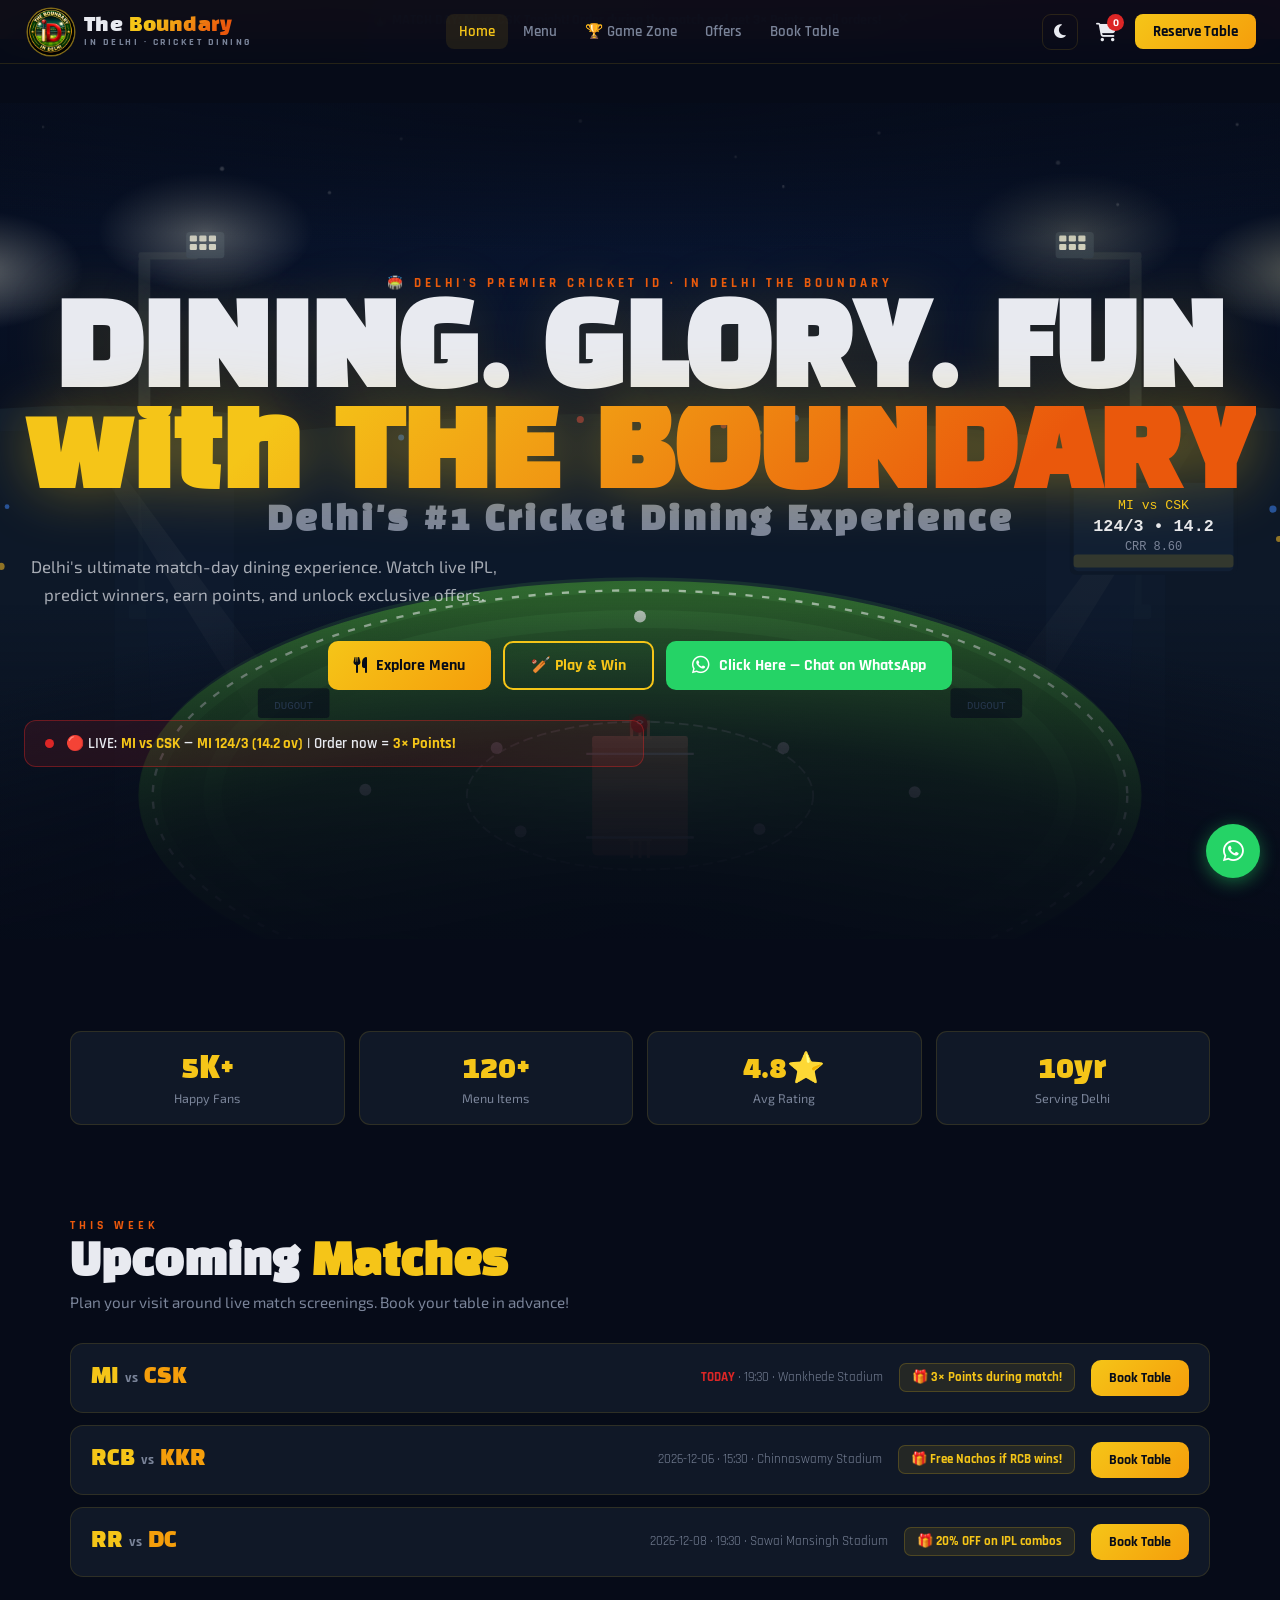
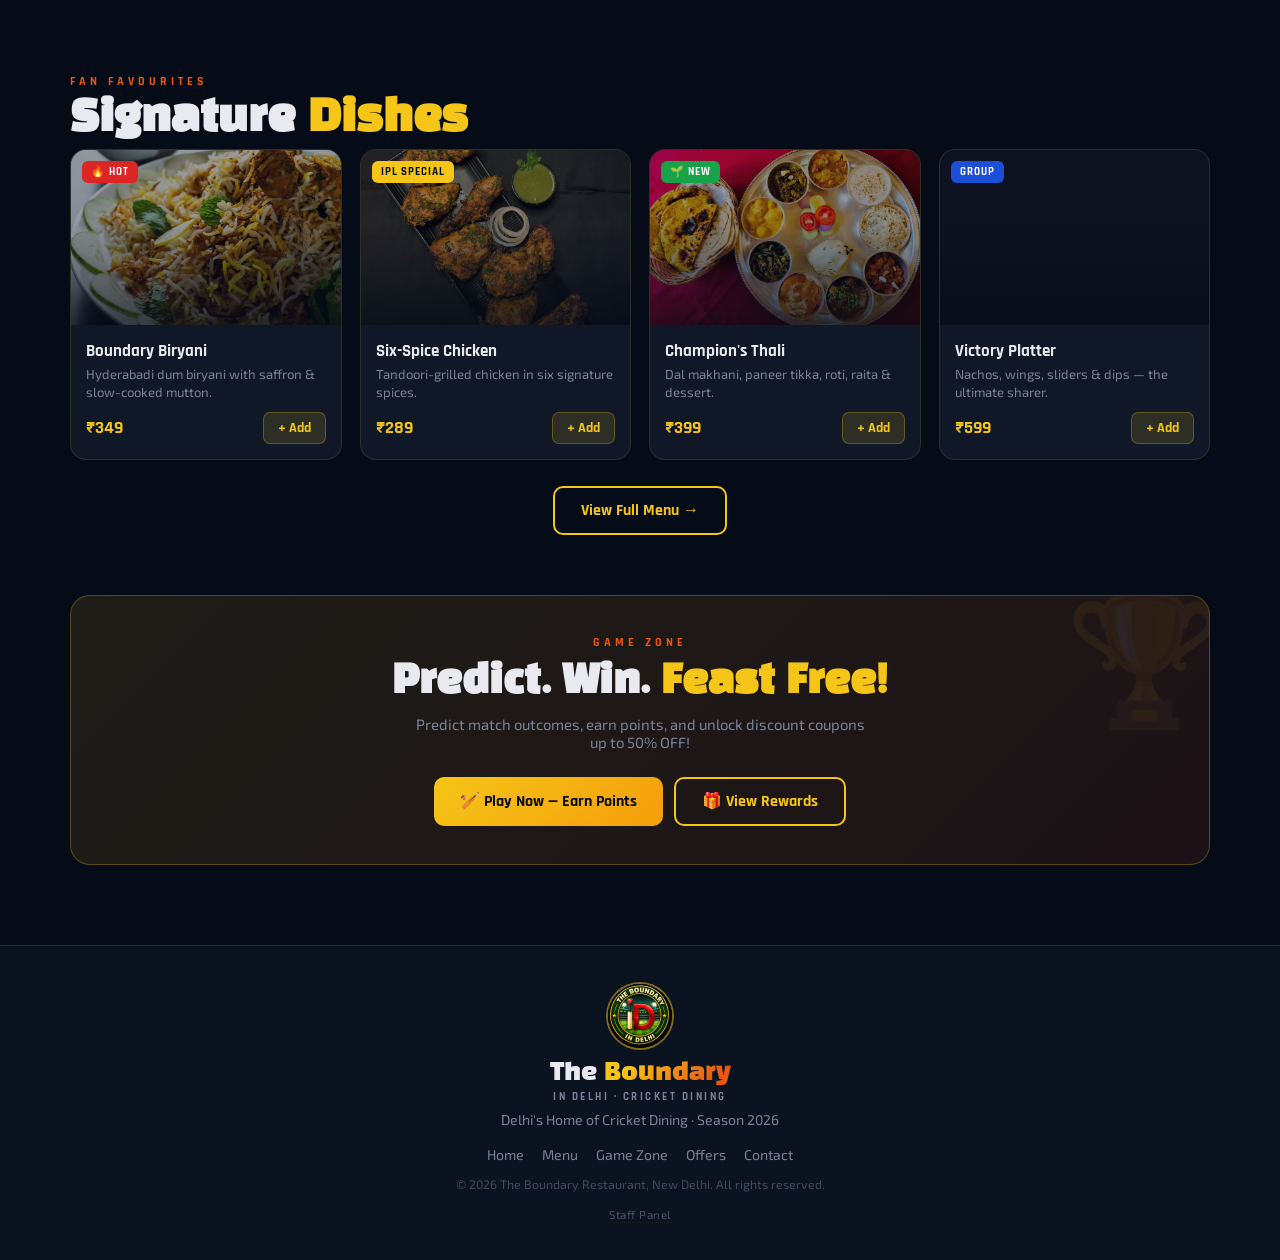
<file: index.html>
<!DOCTYPE html>
<html lang="en">
<head>
<meta charset="UTF-8">
<meta name="viewport" content="width=device-width, initial-scale=1.0">
<title>The Boundary — Cricket Dining | Delhi</title>
<link rel="icon" type="image/png" href="assets/logo.png">
<link href="https://fonts.googleapis.com/css2?family=Rajdhani:wght@400;500;600;700&family=Exo+2:wght@300;400;500;600&family=Black+Han+Sans&display=swap" rel="stylesheet">
<link rel="stylesheet" href="https://cdnjs.cloudflare.com/ajax/libs/font-awesome/6.5.0/css/all.min.css">
<link rel="stylesheet" href="css/style.css">
</head>
<body>

<!-- ANNOUNCEMENT BAR -->
<div id="announcement-bar">
  <span id="ann-bar-text">🔥 MATCH DAY: MI vs CSK Tonight! Order during the match and get 3× Points on all orders!</span>
  <span style="margin-left:12px;opacity:.7;cursor:pointer;font-size:1rem" onclick="document.getElementById('announcement-bar').style.display='none';saveAdminState({announcementBar:{visible:false}})">✕</span>
</div>

<!-- NAV -->
<nav>
  <button class="brand" onclick="showPage('home')" aria-label="The Boundary — go to home page">
    <span class="brand-badge"><img src="assets/logo.png" alt="The Boundary logo"></span>
    <span class="brand-text">
      <span class="brand-word"><span class="b1">The</span> <span class="b2">Boundary</span></span>
      <span class="brand-kicker">In Delhi · Cricket Dining</span>
    </span>
  </button>
  <div class="nav-links">
    <button class="nav-link active" onclick="showPage('home')">Home</button>
    <button class="nav-link" onclick="showPage('menu')">Menu</button>
    <button class="nav-link" onclick="showPage('gamezone')">🏆 Game Zone</button>
    <button class="nav-link" onclick="showPage('offers')">Offers</button>
    <button class="nav-link" onclick="showPage('contact')">Book Table</button>
  </div>
  <div class="nav-right">
    <button class="theme-toggle" id="themeToggle" onclick="toggleTheme()" aria-label="Switch between dark and light mode" title="Switch theme">
      <i class="fas fa-moon"></i>
    </button>
    <div class="cart-icon" onclick="showToast('🛒 Cart: sign in to checkout!')">
      <i class="fas fa-shopping-cart"></i>
      <span class="cart-count" id="cartCount">0</span>
    </div>
    <button class="nav-cta" onclick="showPage('contact')">Reserve Table</button>
    <div class="hamburger" onclick="toggleMenu()"><span></span><span></span><span></span></div>
  </div>
</nav>
<div class="mobile-menu" id="mobileMenu">
  <button class="nav-link" onclick="showPage('home');toggleMenu()">🏠 Home</button>
  <button class="nav-link" onclick="showPage('menu');toggleMenu()">🍽️ Menu</button>
  <button class="nav-link" onclick="showPage('gamezone');toggleMenu()">🏆 Game Zone</button>
  <button class="nav-link" onclick="showPage('offers');toggleMenu()">🎁 Offers</button>
  <button class="nav-link" onclick="showPage('contact');toggleMenu()">📅 Book Table</button>
</div>

<!-- ============================================================
     HOME PAGE
     ============================================================ -->
<div class="page active" id="page-home">

  <!-- HERO -->
  <div class="hero" id="main-hero">

    <!-- Custom admin banner image layer -->
    <img id="hero-custom-banner" alt="">

    <!-- CRICKET STADIUM SVG BACKGROUND -->
    <div class="hero-stadium">
      <svg viewBox="0 0 1400 700" preserveAspectRatio="xMidYMid slice" xmlns="http://www.w3.org/2000/svg" style="width:100%;height:100%">
        <!-- Sky gradient -->
        <defs>
          <radialGradient id="skyGrad" cx="50%" cy="0%" r="70%">
            <stop offset="0%" stop-color="#0a1a3a"/>
            <stop offset="100%" stop-color="#060b18"/>
          </radialGradient>
          <radialGradient id="pitchGrad" cx="50%" cy="50%" r="50%">
            <stop offset="0%" stop-color="#3d7a3d"/>
            <stop offset="100%" stop-color="#2a5c2a"/>
          </radialGradient>
          <radialGradient id="innerGrad" cx="50%" cy="50%" r="50%">
            <stop offset="0%" stop-color="#5aa35a"/>
            <stop offset="100%" stop-color="#3d7a3d"/>
          </radialGradient>
          <radialGradient id="lightGlow1" cx="50%" cy="50%" r="50%">
            <stop offset="0%" stop-color="#fffde7" stop-opacity="0.55"/>
            <stop offset="100%" stop-color="#fffde7" stop-opacity="0"/>
          </radialGradient>
          <radialGradient id="lightGlow2" cx="50%" cy="50%" r="50%">
            <stop offset="0%" stop-color="#fff9c4" stop-opacity="0.4"/>
            <stop offset="100%" stop-color="#fff9c4" stop-opacity="0"/>
          </radialGradient>
          <filter id="glow">
            <feGaussianBlur stdDeviation="4" result="blur"/>
            <feMerge><feMergeNode in="blur"/><feMergeNode in="SourceGraphic"/></feMerge>
          </filter>
          <filter id="softglow">
            <feGaussianBlur stdDeviation="8" result="blur"/>
            <feMerge><feMergeNode in="blur"/><feMergeNode in="SourceGraphic"/></feMerge>
          </filter>
        </defs>

        <!-- SKY -->
        <rect width="1400" height="700" fill="url(#skyGrad)"/>

        <!-- Stars -->
        <g opacity="0.6">
          <circle cx="100" cy="40" r="1.5" fill="#fff" opacity=".8"/>
          <circle cx="200" cy="20" r="1" fill="#fff" opacity=".6"/>
          <circle cx="350" cy="55" r="1.8" fill="#fff" opacity=".7"/>
          <circle cx="500" cy="30" r="1.2" fill="#fff" opacity=".5"/>
          <circle cx="650" cy="15" r="1.5" fill="#fff" opacity=".8"/>
          <circle cx="780" cy="45" r="1" fill="#fff" opacity=".6"/>
          <circle cx="900" cy="25" r="1.3" fill="#fff" opacity=".7"/>
          <circle cx="1050" cy="50" r="1.8" fill="#fff" opacity=".5"/>
          <circle cx="1200" cy="18" r="1.2" fill="#fff" opacity=".8"/>
          <circle cx="1300" cy="42" r="1.5" fill="#fff" opacity=".6"/>
          <circle cx="160" cy="80" r="1" fill="#fff" opacity=".4"/>
          <circle cx="440" cy="75" r="1.4" fill="#fff" opacity=".5"/>
          <circle cx="820" cy="70" r="1" fill="#fff" opacity=".6"/>
          <circle cx="1100" cy="85" r="1.3" fill="#fff" opacity=".4"/>
        </g>

        <!-- FLOODLIGHT TOWERS - Left -->
        <!-- Tower 1 far left -->
        <g>
          <rect x="88" y="160" width="10" height="320" fill="#1a2535" rx="2"/>
          <rect x="80" y="460" width="26" height="12" fill="#1a2535" rx="2"/>
          <!-- Arm -->
          <rect x="88" y="155" width="50" height="6" fill="#1a2535" rx="2"/>
          <!-- Lights array -->
          <rect x="128" y="140" width="32" height="22" fill="#1e2d42" rx="3"/>
          <rect x="131" y="143" width="6" height="5" fill="#fffde7" rx="1"/>
          <rect x="139" y="143" width="6" height="5" fill="#fffde7" rx="1"/>
          <rect x="147" y="143" width="6" height="5" fill="#fffde7" rx="1"/>
          <rect x="131" y="150" width="6" height="5" fill="#fffde7" rx="1"/>
          <rect x="139" y="150" width="6" height="5" fill="#fffde7" rx="1"/>
          <rect x="147" y="150" width="6" height="5" fill="#fffde7" rx="1"/>
          <!-- Glow beam -->
          <ellipse cx="144" cy="140" rx="90" ry="50" fill="url(#lightGlow1)" opacity="0.7">
            <animate attributeName="opacity" values="0.5;0.8;0.5" dur="3s" repeatCount="indefinite"/>
          </ellipse>
        </g>

        <!-- Tower 2 left-center -->
        <g>
          <rect x="280" y="130" width="10" height="300" fill="#1a2535" rx="2"/>
          <rect x="272" y="420" width="26" height="12" fill="#1a2535" rx="2"/>
          <rect x="280" y="125" width="50" height="6" fill="#1a2535" rx="2"/>
          <rect x="320" y="108" width="32" height="22" fill="#1e2d42" rx="3"/>
          <rect x="323" y="111" width="6" height="5" fill="#fffde7" rx="1"/>
          <rect x="331" y="111" width="6" height="5" fill="#fffde7" rx="1"/>
          <rect x="339" y="111" width="6" height="5" fill="#fffde7" rx="1"/>
          <rect x="323" y="118" width="6" height="5" fill="#fffde7" rx="1"/>
          <rect x="331" y="118" width="6" height="5" fill="#fffde7" rx="1"/>
          <rect x="339" y="118" width="6" height="5" fill="#fffde7" rx="1"/>
          <ellipse cx="336" cy="108" rx="90" ry="50" fill="url(#lightGlow1)" opacity="0.6">
            <animate attributeName="opacity" values="0.4;0.7;0.4" dur="3.5s" repeatCount="indefinite"/>
          </ellipse>
        </g>

        <!-- Tower far right -->
        <g>
          <rect x="1302" y="160" width="10" height="320" fill="#1a2535" rx="2"/>
          <rect x="1294" y="460" width="26" height="12" fill="#1a2535" rx="2"/>
          <rect x="1262" y="155" width="50" height="6" fill="#1a2535" rx="2"/>
          <rect x="1240" y="140" width="32" height="22" fill="#1e2d42" rx="3"/>
          <rect x="1243" y="143" width="6" height="5" fill="#fffde7" rx="1"/>
          <rect x="1251" y="143" width="6" height="5" fill="#fffde7" rx="1"/>
          <rect x="1259" y="143" width="6" height="5" fill="#fffde7" rx="1"/>
          <rect x="1243" y="150" width="6" height="5" fill="#fffde7" rx="1"/>
          <rect x="1251" y="150" width="6" height="5" fill="#fffde7" rx="1"/>
          <rect x="1259" y="150" width="6" height="5" fill="#fffde7" rx="1"/>
          <ellipse cx="1256" cy="140" rx="90" ry="50" fill="url(#lightGlow2)" opacity="0.7">
            <animate attributeName="opacity" values="0.5;0.85;0.5" dur="4s" repeatCount="indefinite"/>
          </ellipse>
        </g>

        <!-- Tower right-center -->
        <g>
          <rect x="1110" y="130" width="10" height="300" fill="#1a2535" rx="2"/>
          <rect x="1102" y="420" width="26" height="12" fill="#1a2535" rx="2"/>
          <rect x="1070" y="125" width="50" height="6" fill="#1a2535" rx="2"/>
          <rect x="1048" y="108" width="32" height="22" fill="#1e2d42" rx="3"/>
          <rect x="1051" y="111" width="6" height="5" fill="#fffde7" rx="1"/>
          <rect x="1059" y="111" width="6" height="5" fill="#fffde7" rx="1"/>
          <rect x="1067" y="111" width="6" height="5" fill="#fffde7" rx="1"/>
          <rect x="1051" y="118" width="6" height="5" fill="#fffde7" rx="1"/>
          <rect x="1059" y="118" width="6" height="5" fill="#fffde7" rx="1"/>
          <rect x="1067" y="118" width="6" height="5" fill="#fffde7" rx="1"/>
          <ellipse cx="1064" cy="108" rx="90" ry="50" fill="url(#lightGlow2)" opacity="0.6">
            <animate attributeName="opacity" values="0.4;0.72;0.4" dur="3.2s" repeatCount="indefinite"/>
          </ellipse>
        </g>

        <!-- STADIUM STANDS background -->
        <!-- Left stands -->
        <path d="M0 700 L0 280 Q180 240 360 260 L360 700Z" fill="#0f1c2e" opacity="0.9"/>
        <path d="M0 700 L0 300 Q130 265 260 278 L260 700Z" fill="#0d1828"/>
        <!-- Right stands -->
        <path d="M1400 700 L1400 280 Q1220 240 1040 260 L1040 700Z" fill="#0f1c2e" opacity="0.9"/>
        <path d="M1400 700 L1400 300 Q1270 265 1140 278 L1140 700Z" fill="#0d1828"/>
        <!-- Top stands -->
        <path d="M300 700 L280 290 Q700 230 1120 290 L1100 700Z" fill="#0e1b2d" opacity="0.8"/>

        <!-- Crowd dots - left -->
        <g opacity="0.55">
          <circle cx="30" cy="340" r="3" fill="#3b82f6"/>
          <circle cx="50" cy="350" r="2.5" fill="#ef4444"/>
          <circle cx="70" cy="335" r="3" fill="#fbbf24"/>
          <circle cx="90" cy="345" r="2" fill="#3b82f6"/>
          <circle cx="110" cy="330" r="3" fill="#10b981"/>
          <circle cx="130" cy="342" r="2.5" fill="#ef4444"/>
          <circle cx="150" cy="325" r="3" fill="#fbbf24"/>
          <circle cx="170" cy="338" r="2" fill="#3b82f6"/>
          <circle cx="30" cy="365" r="2.5" fill="#fbbf24"/>
          <circle cx="55" cy="372" r="3" fill="#3b82f6"/>
          <circle cx="80" cy="360" r="2" fill="#ef4444"/>
          <circle cx="105" cy="368" r="3" fill="#10b981"/>
          <circle cx="130" cy="355" r="2.5" fill="#fbbf24"/>
          <circle cx="155" cy="370" r="3" fill="#3b82f6"/>
          <circle cx="40" cy="395" r="3" fill="#ef4444"/>
          <circle cx="65" cy="385" r="2" fill="#fbbf24"/>
          <circle cx="90" cy="398" r="2.5" fill="#3b82f6"/>
          <circle cx="115" cy="390" r="3" fill="#10b981"/>
          <circle cx="140" cy="400" r="2" fill="#ef4444"/>
          <circle cx="165" cy="388" r="3" fill="#fbbf24"/>
        </g>
        <!-- Crowd - right -->
        <g opacity="0.55">
          <circle cx="1230" cy="340" r="3" fill="#3b82f6"/>
          <circle cx="1250" cy="350" r="2.5" fill="#ef4444"/>
          <circle cx="1270" cy="335" r="3" fill="#fbbf24"/>
          <circle cx="1290" cy="345" r="2" fill="#3b82f6"/>
          <circle cx="1310" cy="330" r="3" fill="#10b981"/>
          <circle cx="1330" cy="342" r="2.5" fill="#ef4444"/>
          <circle cx="1350" cy="325" r="3" fill="#fbbf24"/>
          <circle cx="1370" cy="338" r="2" fill="#3b82f6"/>
          <circle cx="1235" cy="365" r="2.5" fill="#fbbf24"/>
          <circle cx="1258" cy="372" r="3" fill="#3b82f6"/>
          <circle cx="1280" cy="360" r="2" fill="#ef4444"/>
          <circle cx="1302" cy="368" r="3" fill="#10b981"/>
          <circle cx="1325" cy="355" r="2.5" fill="#fbbf24"/>
          <circle cx="1348" cy="370" r="3" fill="#3b82f6"/>
          <circle cx="1240" cy="395" r="3" fill="#ef4444"/>
          <circle cx="1265" cy="385" r="2" fill="#fbbf24"/>
          <circle cx="1290" cy="398" r="2.5" fill="#3b82f6"/>
          <circle cx="1315" cy="390" r="3" fill="#10b981"/>
          <circle cx="1340" cy="400" r="2" fill="#ef4444"/>
          <circle cx="1365" cy="388" r="3" fill="#fbbf24"/>
        </g>
        <!-- Crowd top center -->
        <g opacity="0.45">
          <circle cx="500" cy="280" r="2.5" fill="#3b82f6"/>
          <circle cx="530" cy="275" r="2" fill="#ef4444"/>
          <circle cx="560" cy="282" r="3" fill="#fbbf24"/>
          <circle cx="590" cy="270" r="2.5" fill="#10b981"/>
          <circle cx="620" cy="278" r="2" fill="#3b82f6"/>
          <circle cx="650" cy="265" r="3" fill="#ef4444"/>
          <circle cx="680" cy="275" r="2.5" fill="#fbbf24"/>
          <circle cx="710" cy="268" r="2" fill="#3b82f6"/>
          <circle cx="740" cy="280" r="3" fill="#10b981"/>
          <circle cx="770" cy="270" r="2.5" fill="#ef4444"/>
          <circle cx="800" cy="276" r="2" fill="#fbbf24"/>
          <circle cx="830" cy="264" r="3" fill="#3b82f6"/>
          <circle cx="860" cy="272" r="2.5" fill="#10b981"/>
          <circle cx="890" cy="280" r="2" fill="#ef4444"/>
        </g>

        <!-- MAIN GROUND (oval) -->
        <ellipse cx="700" cy="580" rx="420" ry="180" fill="url(#pitchGrad)"/>

        <!-- Outfield mowing stripes -->
        <g opacity="0.18">
          <ellipse cx="700" cy="580" rx="410" ry="174" fill="none" stroke="#4a9a4a" stroke-width="18"/>
          <ellipse cx="700" cy="580" rx="385" ry="162" fill="none" stroke="#2a5c2a" stroke-width="16"/>
          <ellipse cx="700" cy="580" rx="358" ry="148" fill="none" stroke="#4a9a4a" stroke-width="15"/>
          <ellipse cx="700" cy="580" rx="330" ry="134" fill="none" stroke="#2a5c2a" stroke-width="13"/>
        </g>

        <!-- Inner circle -->
        <ellipse cx="700" cy="580" rx="145" ry="62" fill="url(#innerGrad)" opacity="0.9"/>
        <ellipse cx="700" cy="580" rx="145" ry="62" fill="none" stroke="#fff" stroke-width="1.5" stroke-dasharray="8 4" opacity="0.4"/>

        <!-- PITCH (rectangular center) -->
        <rect x="660" y="530" width="80" height="100" fill="#c8a96e" rx="4"/>
        <!-- Pitch stripes -->
        <rect x="660" y="530" width="80" height="10" fill="#d4b880" rx="2"/>
        <rect x="660" y="548" width="80" height="10" fill="#c0a060" opacity="0.5"/>
        <rect x="660" y="566" width="80" height="10" fill="#d4b880" opacity="0.4"/>
        <rect x="660" y="584" width="80" height="10" fill="#c0a060" opacity="0.5"/>
        <rect x="660" y="602" width="80" height="10" fill="#d4b880" opacity="0.4"/>
        <!-- Crease lines -->
        <line x1="655" y1="545" x2="745" y2="545" stroke="#fff" stroke-width="2" opacity="0.7"/>
        <line x1="655" y1="615" x2="745" y2="615" stroke="#fff" stroke-width="2" opacity="0.7"/>
        <!-- Stumps (batsman end) -->
        <line x1="693" y1="618" x2="693" y2="632" stroke="#e8c080" stroke-width="2.5"/>
        <line x1="700" y1="618" x2="700" y2="632" stroke="#e8c080" stroke-width="2.5"/>
        <line x1="707" y1="618" x2="707" y2="632" stroke="#e8c080" stroke-width="2.5"/>
        <line x1="690" y1="617" x2="710" y2="617" stroke="#e8c080" stroke-width="2"/>
        <!-- Stumps (bowler end) -->
        <line x1="693" y1="531" x2="693" y2="517" stroke="#e8c080" stroke-width="2.5"/>
        <line x1="700" y1="531" x2="700" y2="517" stroke="#e8c080" stroke-width="2.5"/>
        <line x1="707" y1="531" x2="707" y2="517" stroke="#e8c080" stroke-width="2.5"/>
        <line x1="690" y1="532" x2="710" y2="532" stroke="#e8c080" stroke-width="2"/>

        <!-- Boundary rope -->
        <ellipse cx="700" cy="580" rx="408" ry="172" fill="none" stroke="#fff" stroke-width="2" stroke-dasharray="6 8" opacity="0.55"/>

        <!-- Fielder dots -->
        <circle cx="580" cy="540" r="5" fill="#fff" opacity="0.7"/>
        <circle cx="820" cy="540" r="5" fill="#fff" opacity="0.7"/>
        <circle cx="600" cy="610" r="5" fill="#fff" opacity="0.7"/>
        <circle cx="800" cy="608" r="5" fill="#fff" opacity="0.7"/>
        <circle cx="700" cy="430" r="5" fill="#fff" opacity="0.7"/>
        <circle cx="470" cy="575" r="5" fill="#fff" opacity="0.7"/>
        <circle cx="930" cy="577" r="5" fill="#fff" opacity="0.7"/>

        <!-- Cricket ball (in play animation) -->
        <circle cx="640" cy="520" r="7" fill="#cc3322" filter="url(#glow)">
          <animate attributeName="cx" values="640;680;700;680;640" dur="4s" repeatCount="indefinite"/>
          <animate attributeName="cy" values="520;510;520;530;520" dur="4s" repeatCount="indefinite"/>
        </circle>
        <!-- Ball seam -->
        <path d="M638 518 Q640 515 643 518 Q640 521 638 518" fill="none" stroke="#f5a0a0" stroke-width="1">
          <animate attributeName="d" values="M638 518 Q640 515 643 518 Q640 521 638 518;M678 508 Q680 505 683 508 Q680 511 678 508;M698 518 Q700 515 703 518 Q700 521 698 518;M678 528 Q680 525 683 528 Q680 531 678 528;M638 518 Q640 515 643 518 Q640 521 638 518" dur="4s" repeatCount="indefinite"/>
        </path>

        <!-- Floodlight beams (subtle) -->
        <path d="M160 165 L430 600 L480 600Z" fill="url(#lightGlow1)" opacity="0.06">
          <animate attributeName="opacity" values="0.04;0.09;0.04" dur="3s" repeatCount="indefinite"/>
        </path>
        <path d="M1240 165 L970 600 L920 600Z" fill="url(#lightGlow2)" opacity="0.06">
          <animate attributeName="opacity" values="0.04;0.09;0.04" dur="3.5s" repeatCount="indefinite"/>
        </path>

        <!-- Scoreboard (right side structure) -->
        <rect x="1060" y="315" width="140" height="80" fill="#0d1828" rx="5"/>
        <rect x="1063" y="318" width="134" height="74" fill="#111f33" rx="4"/>
        <text x="1130" y="340" text-anchor="middle" font-family="monospace" font-size="11" fill="#f5c518">MI vs CSK</text>
        <text x="1130" y="358" text-anchor="middle" font-family="monospace" font-size="14" font-weight="bold" fill="#e8eaf0">124/3  •  14.2</text>
        <text x="1130" y="374" text-anchor="middle" font-family="monospace" font-size="10" fill="#7a8499">CRR 8.60</text>
        <rect x="1063" y="378" width="134" height="11" fill="#f5c518" rx="3" opacity="0.15"/>

        <!-- Dug-out areas -->
        <rect x="380" y="490" width="60" height="25" fill="#0a1520" rx="3" opacity="0.7"/>
        <text x="410" y="507" text-anchor="middle" font-family="monospace" font-size="9" fill="#4a6a8a">DUGOUT</text>
        <rect x="960" y="490" width="60" height="25" fill="#0a1520" rx="3" opacity="0.7"/>
        <text x="990" y="507" text-anchor="middle" font-family="monospace" font-size="9" fill="#4a6a8a">DUGOUT</text>
      </svg>
    </div>

    <!-- OVERLAY -->
    <div class="hero-overlay"></div>

    <!-- HERO CONTENT -->
    <div class="hero-content">
      <div class="hero-eyebrow" id="hero-eyebrow-text">🏟️ Delhi's Premier Cricket ID · In Delhi The Boundary</div>
      <h1 class="hero-title">
        <span class="t1">DINING. GLORY. FUN</span>
        <span class="t2" id="hero-main-text">with THE BOUNDARY</span>
        <span class="t3" id="hero-sub-text" style="font-size:clamp(1rem,3vw,2rem);letter-spacing:3px;color:var(--muted)">Delhi's #1 Cricket Dining Experience</span>
      </h1>
      <p class="hero-sub" id="hero-para-text">Delhi's ultimate match-day dining experience. Watch live IPL, predict winners, earn points, and unlock exclusive offers.</p>
      <div class="hero-btns">
        <button class="btn-p" onclick="showPage('menu')"><i class="fas fa-utensils"></i> Explore Menu</button>
        <button class="btn-o" onclick="showPage('gamezone')">🏏 Play & Win</button>
        <a href="https://wa.me/919582182473?text=Hi%21+I+found+you+on+The+Boundary+IPL+2026+%F0%9F%8F%8F+I%27d+love+to+book+a+table+%2F+know+more+about+offers!" target="_blank" rel="noopener noreferrer" style="display:inline-flex;align-items:center;gap:9px;padding:13px 26px;background:#25D366;color:#fff;border-radius:10px;font-family:'Rajdhani',sans-serif;font-weight:700;font-size:1rem;text-decoration:none;transition:all .25s;border:none;cursor:pointer" onmouseover="this.style.transform='translateY(-2px)';this.style.boxShadow='0 8px 28px rgba(37,211,102,0.5)'" onmouseout="this.style.transform='';this.style.boxShadow=''">
          <i class="fab fa-whatsapp" style="font-size:1.25rem"></i> Click Here — Chat on WhatsApp
        </a>
      </div>
      <div class="live-ticker">
        <div class="live-dot"></div>
        <div class="live-text" id="live-ticker-text">
          🔴 LIVE: <span class="live-score" id="ticker-match">MI vs CSK</span> — 
          <span class="live-score" id="ticker-score">MI 124/3 (14.2 ov)</span> | Order now = 
          <span class="live-score">3× Points!</span>
        </div>
      </div>
    </div>
  </div>

  <!-- Stats -->
  <section>
    <div class="stats-row reveal">
      <div class="stat-item"><span class="stat-val">5K+</span><div class="stat-lbl">Happy Fans</div></div>
      <div class="stat-item"><span class="stat-val">120+</span><div class="stat-lbl">Menu Items</div></div>
      <div class="stat-item"><span class="stat-val">4.8⭐</span><div class="stat-lbl">Avg Rating</div></div>
      <div class="stat-item"><span class="stat-val">10yr</span><div class="stat-lbl">Serving Delhi</div></div>
    </div>
  </section>

  <!-- Upcoming Matches -->
  <section style="padding-top:0">
    <div class="sec-label">This Week</div>
    <h2 class="sec-title">Upcoming <span class="gold">Matches</span></h2>
    <p class="sec-sub">Plan your visit around live match screenings. Book your table in advance!</p>
    <div id="upcoming-matches-display" style="display:flex;flex-direction:column;gap:12px;margin-bottom:36px">
      <!-- Rendered by JS -->
    </div>
  </section>

  <!-- Featured Dishes -->
  <section style="padding-top:0">
    <div class="sec-label">Fan Favourites</div>
    <h2 class="sec-title">Signature <span class="gold">Dishes</span></h2>
    <div class="cards-grid">
      <div class="dish-card reveal" data-dish="boundary-biryani">
        <div class="dish-img" style="background:linear-gradient(rgba(6,11,24,.4),rgba(6,11,24,.4)),url('assets/boundary-biryani.jpg') center/cover no-repeat">
          <span class="badge" style="background:var(--red);color:#fff">🔥 HOT</span>
        </div>
        <div class="dish-body">
          <div class="dish-name">Boundary Biryani</div>
          <div class="dish-desc">Hyderabadi dum biryani with saffron & slow-cooked mutton.</div>
          <div class="dish-footer"><div class="dish-price">₹349</div><button class="add-btn" onclick="addToCart(this,'Boundary Biryani')">+ Add</button></div>
        </div>
      </div>
      <div class="dish-card reveal" data-dish="six-spice-chicken">
        <div class="dish-img" style="background:linear-gradient(rgba(6,11,24,.4),rgba(6,11,24,.4)),url('assets/six-spice-chicken.jpg') center/cover no-repeat">
          <span class="badge" style="background:var(--gold);color:var(--ink)">IPL SPECIAL</span>
        </div>
        <div class="dish-body">
          <div class="dish-name">Six-Spice Chicken</div>
          <div class="dish-desc">Tandoori-grilled chicken in six signature spices.</div>
          <div class="dish-footer"><div class="dish-price">₹289</div><button class="add-btn" onclick="addToCart(this,'Six-Spice Chicken')">+ Add</button></div>
        </div>
      </div>
      <div class="dish-card reveal" data-dish="champion-s-thali">
        <div class="dish-img" style="background:linear-gradient(rgba(6,11,24,.4),rgba(6,11,24,.4)),url('assets/champions-thali.jpg') center/cover no-repeat">
          <span class="badge" style="background:var(--green);color:#fff">🌱 NEW</span>
        </div>
        <div class="dish-body">
          <div class="dish-name">Champion's Thali</div>
          <div class="dish-desc">Dal makhani, paneer tikka, roti, raita & dessert.</div>
          <div class="dish-footer"><div class="dish-price">₹399</div><button class="add-btn" onclick="addToCart(this,'Champion Thali')">+ Add</button></div>
        </div>
      </div>
      <div class="dish-card reveal" data-dish="victory-platter">
        <div class="dish-img" style="background:linear-gradient(rgba(6,11,24,.4),rgba(6,11,24,.4)),url('https://loremflickr.com/400/300/appetizer,platter') center/cover no-repeat">
          <span class="badge" style="background:var(--blue);color:#fff">GROUP</span>
        </div>
        <div class="dish-body">
          <div class="dish-name">Victory Platter</div>
          <div class="dish-desc">Nachos, wings, sliders & dips — the ultimate sharer.</div>
          <div class="dish-footer"><div class="dish-price">₹599</div><button class="add-btn" onclick="addToCart(this,'Victory Platter')">+ Add</button></div>
        </div>
      </div>
    </div>
    <div style="text-align:center;margin-top:26px"><button class="btn-o" onclick="showPage('menu')">View Full Menu →</button></div>
  </section>

  <!-- Predict CTA -->
  <section style="padding-top:0;padding-bottom:80px">
    <div style="background:linear-gradient(135deg,rgba(245,197,24,.1),rgba(234,88,12,.1));border:1px solid rgba(245,197,24,.28);border-radius:20px;padding:38px 30px;text-align:center;position:relative;overflow:hidden">
      <div style="position:absolute;top:-20px;right:-16px;font-size:8rem;opacity:.07">🏆</div>
      <div class="sec-label" style="text-align:center">Game Zone</div>
      <h2 style="font-family:'Black Han Sans',sans-serif;font-size:clamp(1.7rem,3.5vw,2.4rem);margin-bottom:9px">Predict. Win. <span class="gold">Feast Free!</span></h2>
      <p style="color:var(--muted);max-width:460px;margin:0 auto 26px;font-size:.93rem">Predict match outcomes, earn points, and unlock discount coupons up to 50% OFF!</p>
      <div style="display:flex;gap:11px;justify-content:center;flex-wrap:wrap">
        <button class="btn-p" onclick="showPage('gamezone')">🏏 Play Now — Earn Points</button>
        <button class="btn-o" onclick="showPage('offers')">🎁 View Rewards</button>
      </div>
    </div>
  </section>
</div>

<!-- ============================================================
     MENU PAGE
     ============================================================ -->
<div class="page" id="page-menu">
  <div class="page-hero"><h1>Our <span style="color:var(--gold)">Menu</span></h1><p>Bold flavours. Crafted for champions.</p></div>
  <section>
    <div style="background:linear-gradient(135deg,rgba(245,197,24,.13),rgba(234,88,12,.13));border:1px solid rgba(245,197,24,.28);border-radius:15px;padding:22px 26px;display:flex;align-items:center;justify-content:space-between;gap:18px;margin-bottom:36px;flex-wrap:wrap">
      <div><h3 style="font-family:'Black Han Sans',sans-serif;font-size:1.4rem">🏏 Match Day <span class="gold">Combos</span></h3><p style="color:var(--muted);font-size:.88rem;margin-top:4px">15% OFF on combos during any live IPL match!</p></div>
      <button class="btn-p" onclick="showToast('🎉 Combo deal activated! Add any combo.')">Grab Deal</button>
    </div>
    <div class="menu-tabs">
      <button class="menu-tab active" onclick="switchMenu(this,'veg')">🥗 Veg</button>
      <button class="menu-tab" onclick="switchMenu(this,'nonveg')">🍗 Non-Veg</button>
      <button class="menu-tab" onclick="switchMenu(this,'starters')">🍢 Starters</button>
      <button class="menu-tab" onclick="switchMenu(this,'drinks')">🥤 Drinks</button>
      <button class="menu-tab" onclick="switchMenu(this,'combos')">🎁 Combos</button>
    </div>
    <div class="menu-cat active" id="cat-veg">
      <div class="dish-card" data-dish="paneer-tikka-masala"><div class="dish-img" style="background:linear-gradient(rgba(6,11,24,.4),rgba(6,11,24,.4)),url('https://loremflickr.com/400/300/paneer,tikka') center/cover no-repeat"></div><div class="dish-body"><div class="dish-name">Paneer Tikka Masala</div><div class="dish-desc">Creamy tomato gravy with charred paneer.</div><div class="dish-footer"><div class="dish-price">₹269</div><button class="add-btn" onclick="addToCart(this,'Paneer Tikka')">+ Add</button></div></div></div>
      <div class="dish-card" data-dish="dal-makhani"><div class="dish-img" style="background:linear-gradient(rgba(6,11,24,.4),rgba(6,11,24,.4)),url('https://loremflickr.com/400/300/dal,makhani') center/cover no-repeat"></div><div class="dish-body"><div class="dish-name">Dal Makhani</div><div class="dish-desc">Slow-cooked overnight black lentils in butter gravy.</div><div class="dish-footer"><div class="dish-price">₹229</div><button class="add-btn" onclick="addToCart(this,'Dal Makhani')">+ Add</button></div></div></div>
      <div class="dish-card" data-dish="veg-biryani-royale"><div class="dish-img" style="background:linear-gradient(rgba(6,11,24,.4),rgba(6,11,24,.4)),url('assets/veg-biryani.jpg') center/cover no-repeat"><span class="badge" style="background:var(--red);color:#fff">HOT</span></div><div class="dish-body"><div class="dish-name">Veg Biryani Royale</div><div class="dish-desc">Fragrant basmati with seasonal vegetables & rose water.</div><div class="dish-footer"><div class="dish-price">₹279</div><button class="add-btn" onclick="addToCart(this,'Veg Biryani')">+ Add</button></div></div></div>
      <div class="dish-card" data-dish="shahi-paneer"><div class="dish-img" style="background:linear-gradient(rgba(6,11,24,.4),rgba(6,11,24,.4)),url('https://loremflickr.com/400/300/shahi,paneer') center/cover no-repeat"><span class="badge" style="background:var(--green);color:#fff">🌱 NEW</span></div><div class="dish-body"><div class="dish-name">Shahi Paneer</div><div class="dish-desc">Paneer in a rich cashew &amp; saffron royal gravy.</div><div class="dish-footer"><div class="dish-price">₹279</div><button class="add-btn" onclick="addToCart(this,'Shahi Paneer')">+ Add</button></div></div></div>
      <div class="dish-card" data-dish="paneer-mushroom-curry"><div class="dish-img" style="background:linear-gradient(rgba(6,11,24,.4),rgba(6,11,24,.4)),url('https://loremflickr.com/400/300/mushroom,curry') center/cover no-repeat"><span class="badge" style="background:var(--green);color:#fff">🌱 NEW</span></div><div class="dish-body"><div class="dish-name">Paneer Mushroom Curry</div><div class="dish-desc">Paneer &amp; button mushrooms in spiced onion-tomato masala.</div><div class="dish-footer"><div class="dish-price">₹289</div><button class="add-btn" onclick="addToCart(this,'Paneer Mushroom Curry')">+ Add</button></div></div></div>
      <div class="dish-card" data-dish="champion-s-thali"><div class="dish-img" style="background:linear-gradient(rgba(6,11,24,.4),rgba(6,11,24,.4)),url('assets/champions-thali.jpg') center/cover no-repeat"><span class="badge" style="background:var(--gold);color:var(--ink)">FULL MEAL</span></div><div class="dish-body"><div class="dish-name">Champion's Thali</div><div class="dish-desc">Dal makhani, paneer tikka, roti, raita &amp; dessert.</div><div class="dish-footer"><div class="dish-price">₹399</div><button class="add-btn" onclick="addToCart(this,'Champion Thali')">+ Add</button></div></div></div>
    </div>
    <div class="menu-cat" id="cat-nonveg">
      <div class="dish-card" data-dish="boundary-biryani"><div class="dish-img" style="background:linear-gradient(rgba(6,11,24,.4),rgba(6,11,24,.4)),url('assets/boundary-biryani.jpg') center/cover no-repeat"><span class="badge" style="background:var(--gold);color:var(--ink)">BEST</span></div><div class="dish-body"><div class="dish-name">Boundary Biryani</div><div class="dish-desc">Hyderabadi mutton dum biryani with saffron.</div><div class="dish-footer"><div class="dish-price">₹349</div><button class="add-btn" onclick="addToCart(this,'Boundary Biryani')">+ Add</button></div></div></div>
      <div class="dish-card" data-dish="six-spice-chicken"><div class="dish-img" style="background:linear-gradient(rgba(6,11,24,.4),rgba(6,11,24,.4)),url('assets/six-spice-chicken.jpg') center/cover no-repeat"></div><div class="dish-body"><div class="dish-name">Six-Spice Chicken</div><div class="dish-desc">Tandoori grilled in six signature spices.</div><div class="dish-footer"><div class="dish-price">₹289</div><button class="add-btn" onclick="addToCart(this,'Six-Spice Chicken')">+ Add</button></div></div></div>
      <div class="dish-card" data-dish="coastal-prawn-curry"><div class="dish-img" style="background:linear-gradient(rgba(6,11,24,.4),rgba(6,11,24,.4)),url('https://loremflickr.com/400/300/prawn,curry') center/cover no-repeat"></div><div class="dish-body"><div class="dish-name">Coastal Prawn Curry</div><div class="dish-desc">Tiger prawns in coconut & tamarind gravy.</div><div class="dish-footer"><div class="dish-price">₹419</div><button class="add-btn" onclick="addToCart(this,'Prawn Curry')">+ Add</button></div></div></div>
    </div>
    <div class="menu-cat" id="cat-starters">
      <div class="dish-card" data-dish="crispy-onion-bhaji"><div class="dish-img" style="background:linear-gradient(rgba(6,11,24,.4),rgba(6,11,24,.4)),url('https://loremflickr.com/400/300/onion,pakora') center/cover no-repeat"></div><div class="dish-body"><div class="dish-name">Crispy Onion Bhaji</div><div class="dish-desc">Golden bhajis with tamarind chutney (8 pcs).</div><div class="dish-footer"><div class="dish-price">₹149</div><button class="add-btn" onclick="addToCart(this,'Onion Bhaji')">+ Add</button></div></div></div>
      <div class="dish-card" data-dish="masala-nachos"><div class="dish-img" style="background:linear-gradient(rgba(6,11,24,.4),rgba(6,11,24,.4)),url('assets/masala-nachos.jpg') center/cover no-repeat"><span class="badge" style="background:var(--red);color:#fff">SPICY</span></div><div class="dish-body"><div class="dish-name">Masala Nachos</div><div class="dish-desc">Loaded nachos with tikka masala & cheese.</div><div class="dish-footer"><div class="dish-price">₹199</div><button class="add-btn" onclick="addToCart(this,'Masala Nachos')">+ Add</button></div></div></div>
      <div class="dish-card" data-dish="grill-fish"><div class="dish-img" style="background:linear-gradient(rgba(6,11,24,.4),rgba(6,11,24,.4)),url('https://loremflickr.com/400/300/grilled,fish') center/cover no-repeat"><span class="badge" style="background:var(--green);color:#fff">🌱 NEW</span></div><div class="dish-body"><div class="dish-name">Grill Fish</div><div class="dish-desc">Char-grilled fillet with lemon, garlic &amp; herb butter.</div><div class="dish-footer"><div class="dish-price">₹329</div><button class="add-btn" onclick="addToCart(this,'Grill Fish')">+ Add</button></div></div></div>
      <div class="dish-card" data-dish="crispy-lamb"><div class="dish-img" style="background:linear-gradient(rgba(6,11,24,.4),rgba(6,11,24,.4)),url('https://loremflickr.com/400/300/crispy,lamb') center/cover no-repeat"><span class="badge" style="background:var(--red);color:#fff">SPICY</span></div><div class="dish-body"><div class="dish-name">Crispy Lamb</div><div class="dish-desc">Crispy-fried lamb strips tossed with chilli &amp; curry leaf.</div><div class="dish-footer"><div class="dish-price">₹359</div><button class="add-btn" onclick="addToCart(this,'Crispy Lamb')">+ Add</button></div></div></div>
    </div>
    <div class="menu-cat" id="cat-drinks">
      <div class="dish-card" data-dish="mango-lassi"><div class="dish-img" style="background:linear-gradient(rgba(6,11,24,.4),rgba(6,11,24,.4)),url('assets/mango-lassi.jpg') center/cover no-repeat"><span class="badge" style="background:var(--gold);color:var(--ink)">SEASONAL</span></div><div class="dish-body"><div class="dish-name">Mango Lassi</div><div class="dish-desc">Thick Alphonso mango lassi, lightly sweetened.</div><div class="dish-footer"><div class="dish-price">₹99</div><button class="add-btn" onclick="addToCart(this,'Mango Lassi')">+ Add</button></div></div></div>
      <div class="dish-card" data-dish="shikanji"><div class="dish-img" style="background:linear-gradient(rgba(6,11,24,.4),rgba(6,11,24,.4)),url('assets/shikanji.jpg') center/cover no-repeat"></div><div class="dish-body"><div class="dish-name">Shikanji</div><div class="dish-desc">Masala lemonade with black salt, cumin &amp; mint.</div><div class="dish-footer"><div class="dish-price">₹69</div><button class="add-btn" onclick="addToCart(this,'Shikanji')">+ Add</button></div></div></div>
      <div class="dish-card" data-dish="ipl-mocktail"><div class="dish-img" style="background:linear-gradient(rgba(6,11,24,.4),rgba(6,11,24,.4)),url('https://loremflickr.com/400/300/colorful,mocktail') center/cover no-repeat"></div><div class="dish-body"><div class="dish-name">IPL Mocktail</div><div class="dish-desc">Team-coloured mocktail of the day!</div><div class="dish-footer"><div class="dish-price">₹129</div><button class="add-btn" onclick="addToCart(this,'IPL Mocktail')">+ Add</button></div></div></div>
      <div class="dish-card" data-dish="mojito"><div class="dish-img" style="background:linear-gradient(rgba(6,11,24,.4),rgba(6,11,24,.4)),url('assets/mojito.jpg') center/cover no-repeat"><span class="badge" style="background:var(--green);color:#fff">🌱 NEW</span></div><div class="dish-body"><div class="dish-name">Mojito</div><div class="dish-desc">Fresh mint &amp; lime muddled over crushed ice.</div><div class="dish-footer"><div class="dish-price">₹149</div><button class="add-btn" onclick="addToCart(this,'Mojito')">+ Add</button></div></div></div>
      <div class="dish-card" data-dish="blue-margarita"><div class="dish-img" style="background:linear-gradient(rgba(6,11,24,.4),rgba(6,11,24,.4)),url('assets/blue-margarita.jpg') center/cover no-repeat"><span class="badge" style="background:var(--green);color:#fff">🌱 NEW</span></div><div class="dish-body"><div class="dish-name">Blue Margarita</div><div class="dish-desc">Blue curaçao, lime &amp; a salted rim over ice.</div><div class="dish-footer"><div class="dish-price">₹199</div><button class="add-btn" onclick="addToCart(this,'Blue Margarita')">+ Add</button></div></div></div>
      <div class="dish-card" data-dish="strawberry-margarita"><div class="dish-img" style="background:linear-gradient(rgba(6,11,24,.4),rgba(6,11,24,.4)),url('assets/strawberry-margarita.jpg') center/cover no-repeat"><span class="badge" style="background:var(--green);color:#fff">🌱 NEW</span></div><div class="dish-body"><div class="dish-name">Strawberry Margarita</div><div class="dish-desc">Fresh strawberry blended with lime &amp; crushed ice.</div><div class="dish-footer"><div class="dish-price">₹199</div><button class="add-btn" onclick="addToCart(this,'Strawberry Margarita')">+ Add</button></div></div></div>
    </div>
    <div class="menu-cat" id="cat-combos">
      <div class="dish-card" data-dish="century-combo" style="border-color:rgba(245,197,24,.3)"><div class="dish-img" style="background:linear-gradient(rgba(6,11,24,.4),rgba(6,11,24,.4)),url('assets/century-combo.jpg') center/cover no-repeat"><span class="badge" style="background:var(--gold);color:var(--ink)">BEST VALUE</span></div><div class="dish-body"><div class="dish-name">Century Combo</div><div class="dish-desc">Biryani + Starters + Dessert + Drink for 2.</div><div class="dish-footer"><div class="dish-price"><del style="color:var(--muted);font-size:.88rem">₹899</del> ₹699</div><button class="add-btn" onclick="addToCart(this,'Century Combo')">+ Add</button></div></div></div>
      <div class="dish-card" data-dish="stadium-pack-4-pax" style="border-color:rgba(245,197,24,.3)"><div class="dish-img" style="background:linear-gradient(rgba(6,11,24,.4),rgba(6,11,24,.4)),url('assets/stadium-pack.jpg') center/cover no-repeat"><span class="badge" style="background:var(--red);color:#fff">GROUP</span></div><div class="dish-body"><div class="dish-name">Stadium Pack (4 pax)</div><div class="dish-desc">4 mains + 2 starters + 4 drinks.</div><div class="dish-footer"><div class="dish-price"><del style="color:var(--muted);font-size:.88rem">₹2400</del> ₹1799</div><button class="add-btn" onclick="addToCart(this,'Stadium Pack')">+ Add</button></div></div></div>
    </div>
    <p class="menu-tax-note" id="menu-tax-note"></p>
  </section>
</div>

<!-- ============================================================
     GAME ZONE
     ============================================================ -->
<div class="page" id="page-gamezone">
  <div class="page-hero"><h1>🏆 <span style="color:var(--gold)">Game Zone</span></h1><p>Predict. Earn points. Redeem for discounts up to 50% OFF!</p></div>
  <section>
    <div class="pts-display">
      <div class="pts-info"><div class="lbl">Your Points</div><div class="val" id="userPoints">125</div></div>
      <div class="pts-info"><div class="lbl">Predictions</div><div class="val" id="predCount">3</div></div>
      <div class="pts-info"><div class="lbl">Coupons Won</div><div class="val">1</div></div>
      <button class="btn-p" onclick="showPage('offers')">Redeem Points</button>
    </div>
    <div style="display:grid;grid-template-columns:repeat(auto-fit,minmax(165px,1fr));gap:14px;margin-bottom:36px">
      <div style="background:var(--card);border:1px solid var(--border);border-radius:12px;padding:18px;text-align:center"><div style="font-size:1.9rem;margin-bottom:6px">🎯</div><div style="font-family:'Rajdhani',sans-serif;font-weight:700;margin-bottom:3px">Predict</div><div style="font-size:.78rem;color:var(--muted)">Before match starts</div></div>
      <div style="background:var(--card);border:1px solid var(--border);border-radius:12px;padding:18px;text-align:center"><div style="font-size:1.9rem;margin-bottom:6px">⭐</div><div style="font-family:'Rajdhani',sans-serif;font-weight:700;margin-bottom:3px">Earn Points</div><div style="font-size:.78rem;color:var(--muted)">10–50 pts each</div></div>
      <div style="background:var(--card);border:1px solid var(--border);border-radius:12px;padding:18px;text-align:center"><div style="font-size:1.9rem;margin-bottom:6px">🎁</div><div style="font-family:'Rajdhani',sans-serif;font-weight:700;margin-bottom:3px">Redeem</div><div style="font-size:.78rem;color:var(--muted)">Points → coupons</div></div>
      <div style="background:var(--card);border:1px solid var(--border);border-radius:12px;padding:18px;text-align:center"><div style="font-size:1.9rem;margin-bottom:6px">🍽️</div><div style="font-family:'Rajdhani',sans-serif;font-weight:700;margin-bottom:3px">Feast!</div><div style="font-size:.78rem;color:var(--muted)">Use on next order</div></div>
    </div>
    <div style="background:var(--card);border:1px solid rgba(220,38,38,.38);border-radius:11px;padding:14px 18px;display:flex;align-items:center;gap:11px;margin-bottom:26px">
      <div class="live-dot"></div>
      <div><span style="font-family:'Rajdhani',sans-serif;font-weight:700" id="gz-match-label">TODAY: MI vs CSK</span> <span style="color:var(--muted);font-size:.82rem">· Predictions close at match start</span></div>
    </div>
    <h3 style="font-family:'Rajdhani',sans-serif;font-weight:700;font-size:1.15rem;margin-bottom:18px">Today's Predictions</h3>
    <div style="display:grid;grid-template-columns:repeat(auto-fit,minmax(290px,1fr));gap:18px;margin-bottom:44px">
      <div class="pred-card"><div class="pred-title">🪙 Toss Winner</div><div class="pred-desc">Which captain calls it correctly?</div><div class="pred-pts"><i class="fas fa-star"></i> +10 Points</div><div class="pred-opts"><div class="pred-opt" onclick="selectOption(this,'toss')"><div class="tlogo" style="background:#004C97">MI</div>Mumbai Indians</div><div class="pred-opt" onclick="selectOption(this,'toss')"><div class="tlogo" style="background:#fbbf24;color:#000">CSK</div>Chennai Super Kings</div></div><button class="sub-pred" onclick="submitPrediction(this,'toss',10)">Submit Prediction</button></div>
      <div class="pred-card"><div class="pred-title">🏆 Match Winner</div><div class="pred-desc">Who lifts the trophy tonight?</div><div class="pred-pts"><i class="fas fa-star"></i> +25 Points</div><div class="pred-opts"><div class="pred-opt" onclick="selectOption(this,'match')"><div class="tlogo" style="background:#004C97">MI</div>Mumbai Indians</div><div class="pred-opt" onclick="selectOption(this,'match')"><div class="tlogo" style="background:#fbbf24;color:#000">CSK</div>Chennai Super Kings</div></div><button class="sub-pred" onclick="submitPrediction(this,'match',25)">Submit Prediction</button></div>
      <div class="pred-card"><div class="pred-title">🏏 Highest Scorer</div><div class="pred-desc">Who dominates the bat today?</div><div class="pred-pts"><i class="fas fa-star"></i> +50 Points</div><div class="pred-opts"><div class="pred-opt" onclick="selectOption(this,'scorer')"><div class="tlogo" style="background:#004C97">MI</div>Rohit Sharma</div><div class="pred-opt" onclick="selectOption(this,'scorer')"><div class="tlogo" style="background:#004C97">MI</div>Suryakumar Yadav</div><div class="pred-opt" onclick="selectOption(this,'scorer')"><div class="tlogo" style="background:#fbbf24;color:#000">CSK</div>Ruturaj Gaikwad</div></div><button class="sub-pred" onclick="submitPrediction(this,'scorer',50)">Submit Prediction</button></div>
    </div>
    <div class="gz-grid">
      <div>
        <h3 style="font-family:'Black Han Sans',sans-serif;font-size:1.4rem;margin-bottom:18px">🏅 Top <span class="gold">Predictors</span></h3>
        <div class="lb-row top3"><div class="rank-n r1">1</div><div><div style="font-family:'Rajdhani',sans-serif;font-weight:700">Arjun Kapoor</div><div style="font-size:.77rem;color:var(--muted)">🔵 MI Fan · 12 correct</div></div><div class="pts-badge">2450 pts</div></div>
        <div class="lb-row top3"><div class="rank-n r2">2</div><div><div style="font-family:'Rajdhani',sans-serif;font-weight:700">Priya Sharma</div><div style="font-size:.77rem;color:var(--muted)">🟡 CSK Fan · 11 correct</div></div><div class="pts-badge">2200 pts</div></div>
        <div class="lb-row top3"><div class="rank-n r3">3</div><div><div style="font-family:'Rajdhani',sans-serif;font-weight:700">Rahul Verma</div><div style="font-size:.77rem;color:var(--muted)">🔴 RCB Fan · 10 correct</div></div><div class="pts-badge">1980 pts</div></div>
        <div class="lb-row"><div class="rank-n" style="color:var(--muted)">4</div><div><div style="font-family:'Rajdhani',sans-serif;font-weight:700">Neha Singh</div><div style="font-size:.77rem;color:var(--muted)">🟣 RR Fan</div></div><div class="pts-badge">1750 pts</div></div>
        <div class="lb-row"><div class="rank-n" style="color:var(--muted)">5</div><div><div style="font-family:'Rajdhani',sans-serif;font-weight:700">You</div><div style="font-size:.77rem;color:var(--muted)">🏏 Delhi Fan</div></div><div class="pts-badge" id="lb-your-pts">125 pts</div></div>
      </div>
      <div>
        <h3 style="font-family:'Black Han Sans',sans-serif;font-size:1.4rem;margin-bottom:18px">🎁 Points → <span class="gold">Rewards</span></h3>
        <div style="display:flex;flex-direction:column;gap:11px">
          <div style="background:var(--card);border:1px solid var(--border);border-radius:11px;padding:14px;display:flex;align-items:center;justify-content:space-between;gap:10px"><div><div style="font-family:'Rajdhani',sans-serif;font-weight:700">10% OFF Coupon</div><div style="font-size:.77rem;color:var(--muted)">Min ₹300</div></div><button class="add-btn" onclick="redeemPoints(100,'10%')">100 pts</button></div>
          <div style="background:var(--card);border:1px solid var(--border);border-radius:11px;padding:14px;display:flex;align-items:center;justify-content:space-between;gap:10px"><div><div style="font-family:'Rajdhani',sans-serif;font-weight:700">20% OFF Coupon</div><div style="font-size:.77rem;color:var(--muted)">Min ₹500</div></div><button class="add-btn" onclick="redeemPoints(200,'20%')">200 pts</button></div>
          <div style="background:var(--card);border:1px solid rgba(245,197,24,.28);border-radius:11px;padding:14px;display:flex;align-items:center;justify-content:space-between;gap:10px"><div><div style="font-family:'Rajdhani',sans-serif;font-weight:700;color:var(--gold)">50% OFF Coupon 🔥</div><div style="font-size:.77rem;color:var(--muted)">Min ₹999</div></div><button class="add-btn" onclick="redeemPoints(500,'50%')">500 pts</button></div>
          <div style="background:var(--card);border:1px solid var(--border);border-radius:11px;padding:14px;display:flex;align-items:center;justify-content:space-between;gap:10px"><div><div style="font-family:'Rajdhani',sans-serif;font-weight:700">Free Starter</div><div style="font-size:.77rem;color:var(--muted)">Min ₹400</div></div><button class="add-btn" onclick="redeemPoints(150,'Free Starter')">150 pts</button></div>
        </div>
      </div>
    </div>
  </section>
</div>

<!-- OFFERS PAGE (condensed) -->
<div class="page" id="page-offers">
  <div class="page-hero"><h1>🎁 Offers & <span style="color:var(--gold)">Rewards</span></h1><p>Exclusive deals for every fan.</p></div>
  <section>
    <div class="sec-label">If Your Team Wins</div>
    <h2 class="sec-title">Match-Day <span class="gold">Offers</span></h2>
    <div style="display:flex;flex-direction:column;gap:14px;margin-bottom:44px">
      <div class="match-offer"><div style="font-family:'Black Han Sans',sans-serif;font-size:1.4rem;color:var(--gold)">MI <span style="color:var(--muted);font-size:.8rem">vs</span> CSK</div><div style="flex:1"><div style="font-family:'Rajdhani',sans-serif;font-weight:700;font-size:1rem">If <span style="color:#004C97">MI</span> wins → 15% OFF</div><div style="font-size:.8rem;color:var(--muted)">48 hrs · Min ₹400 · Code: MIWIN15</div></div><button class="add-btn" onclick="copyCode('MIWIN15')">Copy</button></div>
      <div class="match-offer"><div style="font-family:'Black Han Sans',sans-serif;font-size:1.4rem;color:var(--gold)">MI <span style="color:var(--muted);font-size:.8rem">vs</span> CSK</div><div style="flex:1"><div style="font-family:'Rajdhani',sans-serif;font-weight:700;font-size:1rem">If <span style="color:#fbbf24">CSK</span> wins → 20% OFF</div><div style="font-size:.8rem;color:var(--muted)">48 hrs · Min ₹400 · Code: CSKWIN20</div></div><button class="add-btn" onclick="copyCode('CSKWIN20')">Copy</button></div>
    </div>
    <div class="sec-label">Active Coupons</div>
    <h2 class="sec-title">Your <span class="gold">Coupons</span></h2>
    <div style="display:grid;grid-template-columns:repeat(auto-fill,minmax(250px,1fr));gap:18px;margin-bottom:44px">
      <div class="coupon-card"><div class="coupon-pct">10%</div><div style="font-family:'Rajdhani',sans-serif;font-weight:700;margin:4px 0 2px">New User Welcome</div><div class="coupon-code" onclick="copyCode('NEWBOUNDARY10')">NEWBOUNDARY10</div><div class="coupon-terms">First order · Min ₹299 · Valid till 30 Apr</div></div>
      <div class="coupon-card" style="border-color:rgba(245,197,24,.5)"><div class="coupon-pct">25%</div><div style="font-family:'Rajdhani',sans-serif;font-weight:700;margin:4px 0 2px">Weekend Special</div><div class="coupon-code" onclick="copyCode('WEEKEND25')">WEEKEND25</div><div class="coupon-terms">Sat–Sun · Min ₹599 · Dine-in only</div></div>
      <div class="coupon-card"><div class="coupon-pct">15%</div><div style="font-family:'Rajdhani',sans-serif;font-weight:700;margin:4px 0 2px">Refer a Friend</div><div class="coupon-code" onclick="copyCode('REFER15')">REFER15</div><div class="coupon-terms">Share link. Both get 15% OFF!</div></div>
      <div class="coupon-card"><div class="coupon-pct">50%</div><div style="font-family:'Rajdhani',sans-serif;font-weight:700;margin:4px 0 2px">🏆 Top Predictor</div><div class="coupon-code" onclick="copyCode('CHAMP50')">CHAMP50</div><div class="coupon-terms">Leaderboard winners · Min ₹999</div></div>
    </div>
  </section>
</div>

<!-- CONTACT PAGE (condensed) -->
<div class="page" id="page-contact">
  <div class="page-hero"><h1>📅 Book Your <span style="color:var(--gold)">Table</span></h1><p>Reserve near the big screens. Walk-ins welcome!</p></div>
  <section>
    <div class="contact-grid">
      <div>
        <h3 style="font-family:'Rajdhani',sans-serif;font-weight:700;font-size:1.2rem;margin-bottom:18px">Table Reservation</h3>
        <div class="form-grp"><label class="form-lbl">Full Name</label><input type="text" class="form-inp" placeholder="Your name" id="bookName"></div>
        <div class="form-grp"><label class="form-lbl">Phone</label><input type="tel" class="form-inp" placeholder="+91 95821 82473" id="bookPhone"></div>
        <div class="dt-grid">
          <div class="form-grp"><label class="form-lbl">Date</label><input type="date" class="form-inp" id="bookDate"></div>
          <div class="form-grp"><label class="form-lbl">Time</label><select class="form-sel" id="bookTime"><option>12:00 PM</option><option>1:00 PM</option><option>7:00 PM</option><option>8:00 PM</option><option>9:00 PM</option><option>10:00 PM</option></select></div>
        </div>
        <div class="form-grp"><label class="form-lbl">Guests</label><select class="form-sel" id="bookGuests"><option>1-2</option><option>3-4</option><option>5-8</option><option>9+</option></select></div>
        <div class="form-grp"><label class="form-lbl">Special Requests</label><textarea class="form-ta" id="bookNotes" placeholder="Match seating, dietary needs, celebration..."></textarea></div>
        <button class="btn-p" style="width:100%;justify-content:center;padding:14px" onclick="submitBooking()"><i class="fas fa-calendar-check"></i> Confirm Reservation</button>
        <p style="text-align:center;font-size:.79rem;color:var(--muted);margin-top:10px">Or call: <strong style="color:var(--gold)">+91 95821 82473</strong></p>
      </div>
      <div>
        <div class="info-card" style="margin-bottom:18px">
          <h3 style="font-family:'Rajdhani',sans-serif;font-weight:700;font-size:1.15rem;margin-bottom:18px">Restaurant Info</h3>
          <div class="info-row"><div class="info-ico"><i class="fas fa-map-marker-alt"></i></div><div><div style="font-size:.78rem;color:var(--muted)">Address</div><div style="font-family:'Rajdhani',sans-serif;font-weight:600">Shop No. 18, Mayur Vihar Phase-2, Delhi – 110091</div></div></div>
          <div class="info-row"><div class="info-ico"><i class="fas fa-clock"></i></div><div><div style="font-size:.78rem;color:var(--muted)">Hours</div><div style="font-family:'Rajdhani',sans-serif;font-weight:600">Mon–Fri: 12PM–11PM · Sat–Sun: 11AM–12AM</div></div></div>
          <div class="info-row"><div class="info-ico"><i class="fas fa-phone"></i></div><div><div style="font-size:.78rem;color:var(--muted)">Phone</div><div style="font-family:'Rajdhani',sans-serif;font-weight:600">+91 95821 82473</div></div></div>
          <div class="divider"></div>
          <div style="display:flex;gap:10px;flex-wrap:wrap">
            <a href="https://wa.me/919582182473?text=Hi%2C+I+want+to+book+a+table+at+The+Boundary!" target="_blank" rel="noopener noreferrer" style="flex:1;display:flex;align-items:center;justify-content:center;gap:7px;padding:11px;background:rgba(37,211,102,.1);border:1px solid rgba(37,211,102,.28);border-radius:9px;color:#25D366;font-family:'Rajdhani',sans-serif;font-weight:700;font-size:.88rem;text-decoration:none"><i class="fab fa-whatsapp" style="font-size:1.1rem"></i> WhatsApp</a>
            <a href="tel:+919582182473" style="flex:1;display:flex;align-items:center;justify-content:center;gap:7px;padding:11px;background:rgba(245,197,24,.1);border:1px solid rgba(245,197,24,.28);border-radius:9px;color:var(--gold);font-family:'Rajdhani',sans-serif;font-weight:700;font-size:.88rem;text-decoration:none"><i class="fas fa-phone"></i> Call Now</a>
          </div>
        </div>
        <div class="map-box">
          <i class="fas fa-map-marked-alt" style="font-size:2.8rem;color:var(--gold)"></i>
          <div style="font-family:'Rajdhani',sans-serif;font-weight:700">Shop No. 18, Mayur Vihar Phase-2</div>
          <div style="font-size:.83rem">Delhi – 110091</div>
          <a href="https://maps.google.com/?q=Shop+No.+18%2C+Mayur+Vihar+Phase+2%2C+Delhi+110091" target="_blank" rel="noopener noreferrer" style="padding:9px 22px;background:rgba(245,197,24,.13);border:1px solid rgba(245,197,24,.28);border-radius:8px;color:var(--gold);font-family:'Rajdhani',sans-serif;font-weight:700;font-size:.88rem;text-decoration:none;margin-top:6px"><i class="fas fa-external-link-alt"></i> Open Maps</a>
        </div>
      </div>
    </div>
  </section>
</div>

<!-- FOOTER -->
<footer>
  <div class="foot-brand">
    <span class="foot-brand-badge"><img src="assets/logo.png" alt="The Boundary logo"></span>
    <div>
      <div class="foot-logo"><span class="b1">The</span> <span class="b2">Boundary</span></div>
      <div class="foot-logo-sub">In Delhi · Cricket Dining</div>
    </div>
  </div>
  <div class="foot-tag">Delhi's Home of Cricket Dining · Season 2026</div>
  <div class="foot-links">
    <span class="foot-link" onclick="showPage('home')">Home</span>
    <span class="foot-link" onclick="showPage('menu')">Menu</span>
    <span class="foot-link" onclick="showPage('gamezone')">Game Zone</span>
    <span class="foot-link" onclick="showPage('offers')">Offers</span>
    <span class="foot-link" onclick="showPage('contact')">Contact</span>
  </div>
  <div class="foot-copy">© 2026 The Boundary Restaurant, New Delhi. All rights reserved.</div>
  <div class="foot-staff"><a href="#admin-c1b3d98c5bce" class="staff-link" onclick="openAdmin()">Staff Panel</a></div>
</footer>

<!-- WhatsApp -->
<a href="https://wa.me/919582182473?text=Hi%21+I+found+you+on+The+Boundary+IPL+2026+%F0%9F%8F%8F+I%27d+love+to+book+a+table+%2F+know+more+about+offers!" target="_blank" rel="noopener noreferrer" class="wa-float"><i class="fab fa-whatsapp"></i></a>

<!-- Toast -->
<div class="toast" id="toast">Message</div>

<!-- ============================================================
     SUB-ADMIN OVERLAY
     ============================================================ -->
<div id="admin-overlay">
  <div class="admin-wrap">

    <!-- Admin Header (shown after login) -->
    <div class="admin-header" id="admin-header" style="display:none">
      <div class="admin-logo">
        ⚙️ Staff Panel
        <span id="admin-whoami">The Boundary Restaurant — Content Manager</span>
      </div>
      <button class="close-admin" onclick="closeAdmin()">✕ Exit Panel</button>
    </div>

    <!-- LOGIN FORM -->
    <div id="admin-login">
      <h2>🔐 Sub-Admin <span style="color:var(--gold)">Login</span></h2>
      <p>Enter your credentials to access the content management panel.</p>
      <div class="af-grp"><label class="af-lbl">Username</label><input type="text" class="af-inp" id="adminUser" placeholder="Username" autocomplete="off"></div>
      <div class="af-grp"><label class="af-lbl">Password</label><input type="password" class="af-inp" id="adminPass" placeholder="Enter password" autocomplete="off" onkeydown="if(event.key==='Enter')doLogin()"></div>
      <button class="save-btn" onclick="doLogin()" style="width:100%;justify-content:center;margin-top:8px"><i class="fas fa-sign-in-alt"></i> Login to Panel</button>
      <button onclick="closeAdmin()" style="width:100%;margin-top:10px;background:transparent;border:1px solid var(--border);color:var(--muted);padding:10px;border-radius:8px;cursor:pointer;font-family:'Exo 2',sans-serif">← Back to Website</button>
      <div id="admin-setup-link" style="display:none;margin-top:16px;text-align:center">
        <button class="staff-link" style="border:none;background:none;cursor:pointer;opacity:.75" onclick="toggleAdminSetup()">First time, or locked out? Set up an admin account</button>
      </div>
      <div id="admin-setup" style="display:none;margin-top:16px;border-top:1px solid var(--border);padding-top:16px">
        <h3 style="font-family:'Rajdhani',sans-serif;font-weight:700;font-size:1.05rem;margin-bottom:6px">Create the first admin account</h3>
        <p class="preview-warn"><strong>⚠️ This browser only.</strong> This login is stored on this device and is not real security — anyone with the page source can bypass it. Use a strong, unique password. For a login that protects the site across devices, ask your developer about the Supabase upgrade.</p>
        <div class="af-grp"><label class="af-lbl">New admin username</label><input type="text" class="af-inp" id="setup-user" autocomplete="off"></div>
        <div class="af-grp"><label class="af-lbl">Password</label><input type="password" class="af-inp" id="setup-pass" autocomplete="new-password"></div>
        <div class="af-grp"><label class="af-lbl">Confirm password</label><input type="password" class="af-inp" id="setup-pass2" autocomplete="new-password"></div>
        <button class="save-btn" style="width:100%;justify-content:center" onclick="setupFirstAdmin()"><i class="fas fa-user-shield"></i> Create admin &amp; sign in</button>
      </div>
    </div>

    <!-- ADMIN PANEL (post-login) -->
    <div id="admin-panel">

      <!-- Tab Navigation -->
      <div class="admin-tabs">
        <button class="atab active" onclick="switchAdminTab(this,'today')">🔴 Today's Match</button>
        <button class="atab" onclick="switchAdminTab(this,'upcoming')">📅 Upcoming Matches</button>
        <button class="atab" onclick="switchAdminTab(this,'banner')">🖼️ Hero Banner</button>
        <button class="atab" onclick="switchAdminTab(this,'announce')">📢 Announcements</button>
        <button class="atab" onclick="switchAdminTab(this,'offers')">🎁 Offers Text</button>
        <button class="atab" onclick="switchAdminTab(this,'menu')">🍽️ Menu &amp; Prices</button>
        <button class="atab" onclick="switchAdminTab(this,'tax')">🧾 Taxes</button>
        <button class="atab" id="atab-accounts" onclick="switchAdminTab(this,'accounts')" style="display:none">👥 Accounts</button>
        <button class="atab" id="atab-mypw" onclick="switchAdminTab(this,'mypw')">🔑 My Password</button>
      </div>

      <!-- ---- TODAY'S MATCH ---- -->
      <div class="apanel active" id="ap-today">
        <div class="admin-card">
          <h3><span style="color:var(--red)">🔴</span> Live Match Details</h3>
          <div class="af-grid">
            <div class="af-grp"><label class="af-lbl">Team 1 (Home)</label><input class="af-inp" id="t1name" placeholder="e.g. Mumbai Indians" value="Mumbai Indians"></div>
            <div class="af-grp"><label class="af-lbl">Team 1 Short</label><input class="af-inp" id="t1short" placeholder="e.g. MI" value="MI" maxlength="4"></div>
          </div>
          <div class="af-grid">
            <div class="af-grp"><label class="af-lbl">Team 2 (Away)</label><input class="af-inp" id="t2name" placeholder="e.g. Chennai Super Kings" value="Chennai Super Kings"></div>
            <div class="af-grp"><label class="af-lbl">Team 2 Short</label><input class="af-inp" id="t2short" placeholder="e.g. CSK" value="CSK" maxlength="4"></div>
          </div>
          <div class="af-grid">
            <div class="af-grp"><label class="af-lbl">Current Score (T1)</label><input class="af-inp" id="score1" placeholder="e.g. 124/3" value="124/3"></div>
            <div class="af-grp"><label class="af-lbl">Over</label><input class="af-inp" id="score1ov" placeholder="e.g. 14.2" value="14.2"></div>
          </div>
          <div class="af-grid">
            <div class="af-grp"><label class="af-lbl">Venue</label><input class="af-inp" id="matchVenue" placeholder="Stadium name" value="Wankhede Stadium, Mumbai"></div>
            <div class="af-grp"><label class="af-lbl">Match Status</label>
              <select class="af-sel" id="matchStatus">
                <option value="live">🔴 Live Now</option>
                <option value="upcoming">🟡 Upcoming Today</option>
                <option value="completed">✅ Completed</option>
              </select>
            </div>
          </div>
          <div class="af-grp"><label class="af-lbl">Ticker Message (shown in hero)</label><input class="af-inp" id="tickerMsg" value="🔴 LIVE: MI vs CSK, 14th Over — MI 124/3 | Order now = 3× Points!"></div>
          <div style="display:flex;gap:12px;flex-wrap:wrap;margin-top:4px">
            <button class="save-btn" onclick="saveTodayMatch()"><i class="fas fa-save"></i> Save & Publish Live</button>
          </div>
        </div>
        <!-- Preview -->
        <div class="admin-card">
          <h3>👁️ Live Preview</h3>
          <div class="match-preview" id="today-preview">
            <div style="text-align:center"><div style="font-family:'Black Han Sans',sans-serif;font-size:1.6rem;color:var(--gold)" id="prev-t1short">MI</div><div style="font-size:.78rem;color:var(--muted)" id="prev-t1name">Mumbai Indians</div><div style="font-family:'Rajdhani',sans-serif;font-weight:700;font-size:1.2rem;margin-top:4px" id="prev-score1">124/3 · 14.2ov</div></div>
            <div style="font-family:'Rajdhani',sans-serif;font-weight:700;color:var(--muted)">VS</div>
            <div style="text-align:center"><div style="font-family:'Black Han Sans',sans-serif;font-size:1.6rem;color:var(--amber)" id="prev-t2short">CSK</div><div style="font-size:.78rem;color:var(--muted)" id="prev-t2name">Chennai Super Kings</div><div style="font-size:.78rem;color:var(--muted);margin-top:4px">Yet to bat</div></div>
            <div style="font-family:'Rajdhani',sans-serif;font-size:.82rem;color:var(--muted);flex-basis:100%;text-align:center" id="prev-venue">📍 Wankhede Stadium, Mumbai</div>
          </div>
        </div>
      </div>

      <!-- ---- UPCOMING MATCHES ---- -->
      <div class="apanel" id="ap-upcoming">
        <div class="admin-card">
          <h3 id="um-form-title">➕ Add Upcoming Match</h3>
          <input type="hidden" id="um-edit-index" value="-1">
          <div class="af-grid">
            <div class="af-grp"><label class="af-lbl">Team 1</label><input class="af-inp" id="um-t1" placeholder="e.g. RCB"></div>
            <div class="af-grp"><label class="af-lbl">Team 2</label><input class="af-inp" id="um-t2" placeholder="e.g. KKR"></div>
          </div>
          <div class="af-grid">
            <div class="af-grp"><label class="af-lbl">Date</label><input type="date" class="af-inp" id="um-date"></div>
            <div class="af-grp"><label class="af-lbl">Time</label><input type="time" class="af-inp" id="um-time" value="19:30"></div>
          </div>
          <div class="af-grp"><label class="af-lbl">Venue</label><input class="af-inp" id="um-venue" placeholder="Stadium name"></div>
          <div class="af-grp"><label class="af-lbl">Special Offer for this match</label><input class="af-inp" id="um-offer" placeholder="e.g. Free Nachos if RCB wins!"></div>
          <div style="display:flex;gap:10px;flex-wrap:wrap">
            <button class="save-btn" id="um-submit-btn" onclick="saveUpcomingMatch()"><i class="fas fa-plus"></i> Add Match</button>
            <button class="danger-btn" id="um-cancel-btn" onclick="cancelEditMatch()" style="display:none">Cancel Edit</button>
          </div>
        </div>
        <div class="admin-card">
          <h3>📋 Upcoming Match List <span style="font-size:.8rem;color:var(--muted);font-family:'Exo 2',sans-serif;font-weight:400">(edit or remove)</span></h3>
          <div id="um-list"></div>
        </div>
      </div>

      <!-- ---- HERO BANNER ---- -->
      <div class="apanel" id="ap-banner">
        <div class="admin-card">
          <h3>🖼️ Hero Background Image</h3>
          <p style="font-size:.85rem;color:var(--muted);margin-bottom:18px">Upload an image to overlay on the cricket stadium background. A semi-transparent blend will be applied automatically.</p>
          <div class="af-grp"><label class="af-lbl">Banner Image URL</label><input class="af-inp" id="banner-url" placeholder="https://example.com/image.jpg"><button class="save-btn" onclick="applyBannerUrl()" style="margin-top:8px"><i class="fas fa-link"></i> Apply URL</button></div>
          <div style="height:1px;background:var(--border);margin:18px 0"></div>
          <div class="af-grp"><label class="af-lbl">Or Upload Image File</label>
            <div class="upload-box" onclick="document.getElementById('banner-file').click()">
              <input type="file" id="banner-file" accept="image/*" onchange="uploadBanner(this)">
              <i class="fas fa-cloud-upload-alt" style="font-size:2rem;color:var(--gold);margin-bottom:8px"></i>
              <div style="font-family:'Rajdhani',sans-serif;font-weight:700">Click to Upload</div>
              <div style="font-size:.8rem;color:var(--muted);margin-top:4px">JPG, PNG, WebP · Max 5MB · Recommended: 1400×700px</div>
              <img id="banner-preview" class="upload-preview" alt="Banner preview">
            </div>
          </div>
          <button class="danger-btn" onclick="clearBanner()" style="margin-top:4px">🗑️ Remove Banner / Reset to Stadium</button>
        </div>
        <div class="admin-card">
          <h3>✏️ Hero Text Editor</h3>
          <div class="af-grp"><label class="af-lbl">Eyebrow Text (small top label)</label><input class="af-inp" id="ht-eyebrow" value="🏟️ Delhi's Premier Cricket ID · In Delhi The Boundary"></div>
          <div class="af-grp"><label class="af-lbl">Main Headline (gold gradient line)</label><input class="af-inp" id="ht-main" value="with THE BOUNDARY"></div>
          <div class="af-grp"><label class="af-lbl">Sub-Headline (small line below)</label><input class="af-inp" id="ht-sub" value="Delhi's #1 Cricket Dining Experience"></div>
          <div class="af-grp"><label class="af-lbl">Description Paragraph</label><textarea class="af-ta" id="ht-para">Delhi's ultimate match-day dining experience. Watch live IPL, predict winners, earn points, and unlock exclusive offers.</textarea></div>
          <button class="save-btn" onclick="saveHeroText()"><i class="fas fa-save"></i> Update Hero Text</button>
        </div>
      </div>

      <!-- ---- ANNOUNCEMENTS ---- -->
      <div class="apanel" id="ap-announce">
        <div class="admin-card">
          <h3>📢 Add Announcement / Daily News</h3>
          <div class="af-grp"><label class="af-lbl">Announcement Type</label>
            <select class="af-sel" id="ann-type">
              <option value="bar">🔴 Top Banner Bar (site-wide)</option>
              <option value="offer">🎁 Today's Special Offer</option>
              <option value="event">🏟️ Event/Match Notice</option>
            </select>
          </div>
          <div class="af-grp"><label class="af-lbl">Message Text</label><textarea class="af-ta" id="ann-text" placeholder="Enter announcement text... e.g. 🔥 TONIGHT: MI vs RCB at 7:30 PM — Book your table now!"></textarea></div>
          <div class="af-grp"><label class="af-lbl">Expires On (optional)</label><input type="date" class="af-inp" id="ann-expiry"></div>
          <div style="display:flex;gap:10px;flex-wrap:wrap">
            <button class="save-btn" onclick="addAnnouncement()"><i class="fas fa-bullhorn"></i> Publish Announcement</button>
          </div>
        </div>
        <div class="admin-card">
          <h3>📋 Active Announcements</h3>
          <div id="ann-list">
            <div class="ann-item">
              <div class="ann-text"><span style="background:rgba(220,38,38,.15);color:var(--red);padding:2px 8px;border-radius:4px;font-size:.75rem;font-family:'Rajdhani',sans-serif;font-weight:700;margin-right:8px">BAR</span>🔥 MATCH DAY: MI vs CSK Tonight! Order during match = 3× Points!</div>
              <button class="ann-del" onclick="this.closest('.ann-item').remove()">✕</button>
            </div>
          </div>
        </div>
      </div>

      <!-- ---- OFFERS TEXT ---- -->
      <div class="apanel" id="ap-offers">
        <div class="admin-card">
          <h3>🎁 Match-Based Offer Editor</h3>
          <p style="font-size:.85rem;color:var(--muted);margin-bottom:18px">Edit the conditional offers displayed on the Offers page and in the announcement bar.</p>
          <div id="offer-list">
            <div style="background:rgba(255,255,255,.03);border:1px solid var(--border);border-radius:10px;padding:16px;margin-bottom:12px">
              <div class="af-grid">
                <div class="af-grp"><label class="af-lbl">Condition</label><input class="af-inp" value="If MI wins tonight"></div>
                <div class="af-grp"><label class="af-lbl">Discount</label><input class="af-inp" value="15% OFF"></div>
              </div>
              <div class="af-grid">
                <div class="af-grp"><label class="af-lbl">Coupon Code</label><input class="af-inp" value="MIWIN15"></div>
                <div class="af-grp"><label class="af-lbl">Min Order</label><input class="af-inp" value="₹400"></div>
              </div>
              <div class="af-grp"><label class="af-lbl">Validity</label><input class="af-inp" value="48 hours after match"></div>
            </div>
            <div style="background:rgba(255,255,255,.03);border:1px solid var(--border);border-radius:10px;padding:16px;margin-bottom:12px">
              <div class="af-grid">
                <div class="af-grp"><label class="af-lbl">Condition</label><input class="af-inp" value="If CSK wins tonight"></div>
                <div class="af-grp"><label class="af-lbl">Discount</label><input class="af-inp" value="20% OFF"></div>
              </div>
              <div class="af-grid">
                <div class="af-grp"><label class="af-lbl">Coupon Code</label><input class="af-inp" value="CSKWIN20"></div>
                <div class="af-grp"><label class="af-lbl">Min Order</label><input class="af-inp" value="₹400"></div>
              </div>
              <div class="af-grp"><label class="af-lbl">Validity</label><input class="af-inp" value="48 hours after match"></div>
            </div>
          </div>
          <button class="save-btn" onclick="showToast('✅ Offers saved & published!')"><i class="fas fa-save"></i> Save All Offers</button>
        </div>
        <div class="admin-card">
          <h3>➕ Add New Offer</h3>
          <div class="af-grid">
            <div class="af-grp"><label class="af-lbl">Condition</label><input class="af-inp" id="no-cond" placeholder="e.g. If RCB wins"></div>
            <div class="af-grp"><label class="af-lbl">Discount</label><input class="af-inp" id="no-disc" placeholder="e.g. 30% OFF"></div>
          </div>
          <div class="af-grid">
            <div class="af-grp"><label class="af-lbl">Coupon Code</label><input class="af-inp" id="no-code" placeholder="e.g. RCBWIN30"></div>
            <div class="af-grp"><label class="af-lbl">Min Order</label><input class="af-inp" id="no-min" placeholder="e.g. ₹500"></div>
          </div>
          <button class="save-btn" onclick="addNewOffer()"><i class="fas fa-plus"></i> Add Offer</button>
        </div>
      </div>

      <!-- ---- MENU & PRICES ---- -->
      <div class="apanel" id="ap-menu">
        <div class="admin-card">
          <h3>🍽️ Menu &amp; Prices</h3>
          <p class="preview-warn"><strong>⚠️ Preview only.</strong> Changes here are saved in <strong>this browser only</strong>. Customers on other phones will still see the original menu. Real menu editing needs a server.</p>
          <div class="af-grp"><label class="af-lbl">Filter dishes</label><input class="af-inp" id="mi-filter" placeholder="Type a dish name…" oninput="renderMenuAdmin()"></div>
          <div id="mi-list"></div>
          <button class="save-btn" onclick="resetMenuOverrides()" style="background:transparent;border:1px solid var(--border);color:var(--muted);margin-top:14px"><i class="fas fa-rotate-left"></i> Reset all dishes to original</button>
        </div>
      </div>

      <!-- ---- TAXES ---- -->
      <div class="apanel" id="ap-tax">
        <div class="admin-card">
          <h3>🧾 Tax Settings</h3>
          <p class="preview-warn"><strong>⚠️ Preview only.</strong> Saved in <strong>this browser only</strong>. This does not change any bill — the site has no checkout. It only edits the tax note shown under the menu.</p>
          <div class="af-grid">
            <div class="af-grp"><label class="af-lbl">GST rate (%)</label><input class="af-inp" id="tax-gst" type="number" min="0" max="100" step="0.5" placeholder="5"></div>
            <div class="af-grp"><label class="af-lbl">Service charge (%)</label><input class="af-inp" id="tax-service" type="number" min="0" max="100" step="0.5" placeholder="0"></div>
          </div>
          <div class="af-grp"><label class="af-lbl">Are menu prices inclusive of tax?</label>
            <select class="af-inp" id="tax-inclusive">
              <option value="exclusive">No — tax is added on the bill</option>
              <option value="inclusive">Yes — prices already include tax</option>
            </select>
          </div>
          <div class="af-grp"><label class="af-lbl">Note shown under the menu (leave blank to auto-generate)</label><input class="af-inp" id="tax-note" placeholder="Auto: All prices exclusive of 5% GST."></div>
          <button class="save-btn" onclick="saveTaxSettings()"><i class="fas fa-save"></i> Save tax note</button>
        </div>
      </div>

      <!-- ---- ACCOUNTS (admin only) ---- -->
      <div class="apanel" id="ap-accounts">
        <div class="admin-card">
          <h3>👥 Staff Accounts</h3>
          <p class="preview-warn"><strong>⚠️ This browser only.</strong> Accounts and password changes are stored on <strong>this device</strong>. They do not sync to other phones or computers, and this login is not real security. For logins that work everywhere and actually protect the site, ask your developer about the Supabase upgrade.</p>
          <div id="acc-list"></div>
          <div style="border-top:1px solid var(--border);margin-top:18px;padding-top:18px">
            <h3 style="font-size:1rem;margin-bottom:12px">➕ Add a new account</h3>
            <div class="af-grid">
              <div class="af-grp"><label class="af-lbl">Username</label><input class="af-inp" id="acc-new-user" autocomplete="off" placeholder="e.g. kitchen"></div>
              <div class="af-grp"><label class="af-lbl">Role</label>
                <select class="af-inp" id="acc-new-role">
                  <option value="subadmin">Sub-admin (content manager)</option>
                  <option value="admin">Admin (manages accounts)</option>
                </select>
              </div>
            </div>
            <div class="af-grp"><label class="af-lbl">Password</label><input type="password" class="af-inp" id="acc-new-pass" autocomplete="new-password" placeholder="Choose a strong password"></div>
            <button class="save-btn" onclick="adminAddUser()"><i class="fas fa-user-plus"></i> Add account</button>
          </div>
        </div>
      </div>

      <!-- ---- MY PASSWORD (all logged-in users) ---- -->
      <div class="apanel" id="ap-mypw">
        <div class="admin-card">
          <h3>🔑 Change my password</h3>
          <p class="preview-warn"><strong>⚠️ This browser only.</strong> A new password set here works on <strong>this device</strong>. On another phone or computer the original login still applies until it is changed there too.</p>
          <div class="af-grp"><label class="af-lbl">Current password</label><input type="password" class="af-inp" id="mypw-current" autocomplete="current-password"></div>
          <div class="af-grp"><label class="af-lbl">New password</label><input type="password" class="af-inp" id="mypw-new" autocomplete="new-password"></div>
          <div class="af-grp"><label class="af-lbl">Confirm new password</label><input type="password" class="af-inp" id="mypw-new2" autocomplete="new-password"></div>
          <button class="save-btn" onclick="changeMyPassword()"><i class="fas fa-key"></i> Update my password</button>
        </div>
      </div>

    </div><!-- /admin-panel -->
  </div><!-- /admin-wrap -->
</div><!-- /admin-overlay -->

<script src="js/script.js"></script>
</body>
</html>
</file>
<file: css/style.css>
:root{
  --navy:#060b18;--navy-rgb:6,11,24;--deep:#0b1220;--card:#101827;--cardl:#141f31;
  --gold:#f5c518;--amber:#f59e0b;--orange:#ea580c;--red:#dc2626;
  --blue:#1d4ed8;--cyan:#06b6d4;--green:#16a34a;
  --text:#e8eaf0;--muted:#7a8499;--border:rgba(245,197,24,0.13);
  --glow:0 0 36px rgba(245,197,24,0.28);
  --ink:#060b18; /* fixed dark text used on gold buttons/badges — stays dark in both themes for contrast */
}
/* ===== LIGHT THEME ===== */
:root[data-theme="light"]{
  --navy:#f2f3f7;--navy-rgb:242,243,247;--deep:#e8eaf1;--card:#ffffff;--cardl:#ffffff;
  --text:#161b2e;--muted:#5b6478;--border:rgba(15,23,42,0.12);
  --glow:0 0 30px rgba(245,197,24,0.32);
}
/* The hero sits on a fixed dark stadium illustration, so keep its text/ticker readable
   regardless of site theme by re-scoping the shared tokens just for elements inside it. */
:root[data-theme="light"] .hero{--text:#e8eaf0;--muted:#9aa3b8;--border:rgba(245,197,24,.13)}
*{margin:0;padding:0;box-sizing:border-box}
html{scroll-behavior:smooth}
body{background:var(--navy);color:var(--text);font-family:'Exo 2',sans-serif;overflow-x:hidden;transition:background-color .3s ease,color .3s ease}

/* ===== NAV ===== */
nav{
  position:fixed;top:0;left:0;right:0;z-index:1000;
  background:rgba(var(--navy-rgb),0.96);backdrop-filter:blur(24px);
  border-bottom:1px solid var(--border);height:64px;
  padding:0 24px;display:flex;align-items:center;justify-content:space-between;
}
.brand{display:flex;align-items:center;gap:10px;cursor:pointer;border:none;background:none;padding:4px;border-radius:8px}
.brand:focus-visible{outline:2px solid var(--gold);outline-offset:2px}
.brand-badge{width:46px;height:46px;flex-shrink:0;border-radius:50%;background:#000;display:flex;align-items:center;justify-content:center;overflow:hidden;padding:0;box-shadow:0 0 0 1.5px rgba(245,197,24,.5)}
.brand-badge img{width:100%;height:100%;object-fit:contain}
.brand-text{display:flex;flex-direction:column;align-items:flex-start;line-height:1.05}
.brand-word{font-family:'Black Han Sans',sans-serif;font-size:1.18rem;letter-spacing:.3px}
.brand-word .b1{color:var(--text)}
.brand-word .b2{background:linear-gradient(135deg,var(--gold) 20%,var(--orange) 85%);-webkit-background-clip:text;-webkit-text-fill-color:transparent}
.brand-kicker{font-family:'Rajdhani',sans-serif;font-weight:700;font-size:.6rem;letter-spacing:2.5px;color:var(--muted);text-transform:uppercase;margin-top:2px}
.nav-links{display:flex;gap:2px}
.nav-link{padding:8px 13px;border-radius:8px;cursor:pointer;font-family:'Rajdhani',sans-serif;font-weight:600;font-size:0.92rem;color:var(--muted);transition:all .2s;border:none;background:none}
.nav-link:hover,.nav-link.active{color:var(--gold);background:rgba(245,197,24,.09)}
.nav-right{display:flex;align-items:center;gap:10px}
.nav-cta{background:linear-gradient(135deg,var(--gold),var(--amber));color:var(--ink)!important;padding:8px 18px;border-radius:8px;font-family:'Rajdhani',sans-serif;font-weight:700;cursor:pointer;border:none;font-size:.92rem;transition:all .2s}
.nav-cta:hover{transform:translateY(-1px);box-shadow:var(--glow)}
.theme-toggle{background:none;border:1px solid var(--border);color:var(--text);width:36px;height:36px;border-radius:9px;cursor:pointer;display:flex;align-items:center;justify-content:center;font-size:.98rem;transition:all .2s;flex-shrink:0}
.theme-toggle:hover{border-color:var(--gold);color:var(--gold)}
.theme-toggle.active{background:var(--gold);color:var(--ink);border-color:var(--gold)}
.cart-icon{position:relative;cursor:pointer;padding:8px;color:var(--text);font-size:1.15rem}
.cart-count{position:absolute;top:1px;right:1px;background:var(--red);color:#fff;width:17px;height:17px;border-radius:50%;font-size:.6rem;font-weight:700;display:flex;align-items:center;justify-content:center}
.hamburger{display:none;flex-direction:column;gap:5px;cursor:pointer;padding:8px}
.hamburger span{width:22px;height:2px;background:var(--gold);border-radius:2px;transition:all .3s}
.mobile-menu{display:none;position:fixed;top:64px;left:0;right:0;z-index:999;background:rgba(var(--navy-rgb),.98);border-bottom:1px solid var(--border);flex-direction:column;padding:12px 20px 20px;gap:4px;max-height:calc(100vh - 64px);overflow-y:auto}
.mobile-menu.open{display:flex}
.mobile-menu .nav-link{padding:12px 16px;border-radius:8px;font-size:1rem}

/* ===== PAGES ===== */
.page{display:none;position:relative;z-index:1;padding-top:64px;min-height:100vh}
.page.active{display:block}

/* ===== HERO ===== */
.hero{
  position:relative;min-height:calc(100vh - 64px);
  display:flex;flex-direction:column;align-items:center;justify-content:center;
  text-align:center;padding:40px 20px;overflow:hidden;
}
/* Stadium SVG sits as background */
.hero-stadium{
  position:absolute;inset:0;width:100%;height:100%;
  pointer-events:none;overflow:hidden;
}
/* Overlay gradient atop SVG */
.hero-overlay{
  position:absolute;inset:0;
  background:
    radial-gradient(ellipse 100% 60% at 50% 100%, rgba(6,11,24,.98) 0%, rgba(6,11,24,.7) 40%, transparent 70%),
    radial-gradient(ellipse 120% 30% at 50% 0%, rgba(6,11,24,.85) 0%, transparent 60%),
    linear-gradient(180deg, rgba(6,11,24,.6) 0%, transparent 25%, transparent 60%, rgba(6,11,24,.9) 100%);
  pointer-events:none;
}
.hero-content{position:relative;z-index:2;color:var(--text)}
.hero-eyebrow{font-family:'Rajdhani',sans-serif;font-size:.8rem;font-weight:700;letter-spacing:4px;color:var(--orange);text-transform:uppercase;margin-bottom:14px;opacity:0;animation:fadeUp .6s .2s forwards}
.hero-title{font-family:'Black Han Sans',sans-serif;font-size:clamp(2.8rem,9vw,7rem);line-height:.9;margin-bottom:18px;opacity:0;animation:fadeUp .6s .4s forwards}
.hero-title .t1{color:var(--text);display:block;text-shadow:0 0 60px rgba(245,197,24,.15)}
.hero-title .t2{background:linear-gradient(135deg,var(--gold) 20%,var(--orange) 80%);-webkit-background-clip:text;-webkit-text-fill-color:transparent;display:block;filter:drop-shadow(0 0 30px rgba(245,197,24,.4))}
.hero-title .t3{color:var(--text);display:block;font-size:clamp(1.6rem,5vw,3.8rem);letter-spacing:6px}
.hero-sub{font-size:1.05rem;color:rgba(232,234,240,.7);max-width:480px;line-height:1.65;margin-bottom:32px;opacity:0;animation:fadeUp .6s .6s forwards}
.hero-btns{display:flex;gap:12px;flex-wrap:wrap;justify-content:center;opacity:0;animation:fadeUp .6s .8s forwards}
/* Live ticker */
.live-ticker{
  margin-top:30px;background:rgba(220,38,38,.12);border:1px solid rgba(220,38,38,.4);
  border-radius:12px;padding:13px 20px;max-width:620px;width:100%;
  display:flex;align-items:center;gap:12px;
  opacity:0;animation:fadeUp .6s 1s forwards;
}
.live-dot{width:9px;height:9px;background:var(--red);border-radius:50%;animation:blink 1s infinite;flex-shrink:0}
@keyframes blink{0%,100%{opacity:1}50%{opacity:.15}}
.live-text{font-family:'Rajdhani',sans-serif;font-size:.92rem;font-weight:600}
.live-score{color:var(--gold);font-weight:700}
@keyframes fadeUp{from{opacity:0;transform:translateY(22px)}to{opacity:1;transform:translateY(0)}}

/* ===== SECTION ===== */
section{padding:60px 20px;max-width:1180px;margin:0 auto}
.sec-label{font-family:'Rajdhani',sans-serif;font-size:.78rem;font-weight:700;letter-spacing:4px;color:var(--orange);text-transform:uppercase;margin-bottom:8px}
.sec-title{font-family:'Black Han Sans',sans-serif;font-size:clamp(1.7rem,3.5vw,2.6rem);margin-bottom:6px;line-height:1.1}
.sec-sub{color:var(--muted);font-size:.95rem;margin-bottom:32px;max-width:500px}
.gold{color:var(--gold)}

/* ===== BUTTONS ===== */
.btn-p{background:linear-gradient(135deg,var(--gold),var(--amber));color:var(--ink);padding:13px 26px;border-radius:10px;font-family:'Rajdhani',sans-serif;font-weight:700;font-size:1rem;cursor:pointer;border:none;transition:all .25s;display:inline-flex;align-items:center;gap:8px}
.btn-p:hover{transform:translateY(-2px);box-shadow:0 8px 30px rgba(245,197,24,.38)}
.btn-o{background:transparent;border:2px solid var(--gold);color:var(--gold);padding:12px 26px;border-radius:10px;font-family:'Rajdhani',sans-serif;font-weight:700;font-size:1rem;cursor:pointer;transition:all .25s}
.btn-o:hover{background:rgba(245,197,24,.1);transform:translateY(-2px)}

/* ===== CARDS ===== */
.cards-grid{display:grid;grid-template-columns:repeat(auto-fill,minmax(255px,1fr));gap:18px}
.dish-card{background:var(--card);border:1px solid var(--border);border-radius:16px;overflow:hidden;transition:all .3s;cursor:pointer;position:relative}
.dish-card:hover{transform:translateY(-5px);border-color:rgba(245,197,24,.4);box-shadow:var(--glow)}
.dish-img{width:100%;height:175px;display:flex;align-items:center;justify-content:center;font-size:4.5rem;position:relative;overflow:hidden}
.dish-img::after{content:'';position:absolute;inset:0;background:linear-gradient(to bottom,transparent 40%,rgba(6,11,24,.65))}
.dish-body{padding:15px}
.dish-name{font-family:'Rajdhani',sans-serif;font-weight:700;font-size:1.05rem;margin-bottom:3px}
.dish-desc{font-size:.82rem;color:var(--muted);margin-bottom:11px;line-height:1.4}
.dish-footer{display:flex;align-items:center;justify-content:space-between}
.dish-price{font-family:'Rajdhani',sans-serif;font-weight:700;font-size:1.1rem;color:var(--gold)}
.add-btn{background:rgba(245,197,24,.13);border:1px solid rgba(245,197,24,.28);color:var(--gold);padding:6px 14px;border-radius:7px;font-family:'Rajdhani',sans-serif;font-weight:700;font-size:.85rem;cursor:pointer;transition:all .2s}
.add-btn:hover{background:var(--gold);color:var(--ink)}
.badge{position:absolute;top:11px;left:11px;z-index:1;padding:4px 9px;border-radius:6px;font-size:.68rem;font-family:'Rajdhani',sans-serif;font-weight:700;letter-spacing:1px}

/* ===== SCOREBOARD ===== */
.scoreboard{background:var(--card);border:2px solid rgba(245,197,24,.35);border-radius:16px;padding:22px;position:relative;overflow:hidden}
.scoreboard::before{content:'LIVE';position:absolute;top:14px;right:14px;background:var(--red);color:#fff;padding:3px 9px;border-radius:5px;font-family:'Rajdhani',sans-serif;font-weight:700;font-size:.72rem;letter-spacing:2px;animation:blink 1.2s infinite}
.score-teams{display:flex;justify-content:space-between;align-items:center;margin-bottom:14px}
.team-score{text-align:center}
.team-abbr{font-family:'Black Han Sans',sans-serif;font-size:2rem}
.team-runs{font-family:'Rajdhani',sans-serif;font-weight:700;font-size:1.5rem;margin-top:3px}
.score-vs{font-family:'Rajdhani',sans-serif;font-size:1.1rem;color:var(--muted);font-weight:600}
.match-info-bar{text-align:center;padding:9px;background:rgba(245,197,24,.07);border-radius:8px;font-family:'Rajdhani',sans-serif;font-size:.88rem;color:var(--muted)}

/* ===== MENU ===== */
.menu-tabs{display:flex;gap:8px;flex-wrap:wrap;margin-bottom:28px}
.menu-tab{padding:9px 18px;border-radius:9px;cursor:pointer;font-family:'Rajdhani',sans-serif;font-weight:700;font-size:.92rem;border:1px solid var(--border);color:var(--muted);transition:all .2s;background:transparent}
.menu-tab.active,.menu-tab:hover{background:var(--gold);color:var(--ink);border-color:var(--gold)}
.menu-cat{display:none}
.menu-cat.active{display:grid;grid-template-columns:repeat(auto-fill,minmax(255px,1fr));gap:18px}

/* ===== GAME ZONE ===== */
.pred-card{background:var(--card);border:1px solid var(--border);border-radius:16px;padding:22px;transition:all .3s}
.pred-card:hover{border-color:rgba(245,197,24,.35)}
.pred-title{font-family:'Rajdhani',sans-serif;font-weight:700;font-size:1.08rem;margin-bottom:5px}
.pred-desc{font-size:.82rem;color:var(--muted);margin-bottom:14px}
.pred-pts{display:inline-flex;align-items:center;gap:6px;background:rgba(245,197,24,.1);border:1px solid rgba(245,197,24,.22);border-radius:6px;padding:4px 11px;font-family:'Rajdhani',sans-serif;font-weight:700;font-size:.82rem;color:var(--gold);margin-bottom:14px}
.pred-opts{display:flex;flex-direction:column;gap:8px}
.pred-opt{padding:11px 15px;border-radius:9px;border:1px solid var(--border);cursor:pointer;font-family:'Rajdhani',sans-serif;font-weight:600;transition:all .2s;display:flex;align-items:center;gap:10px;background:rgba(255,255,255,.02)}
.pred-opt:hover{background:rgba(245,197,24,.07);border-color:rgba(245,197,24,.35)}
.pred-opt.selected{background:rgba(245,197,24,.14);border-color:var(--gold);color:var(--gold)}
.tlogo{width:27px;height:27px;border-radius:50%;display:flex;align-items:center;justify-content:center;font-size:.65rem;font-weight:900;color:#fff;flex-shrink:0}
.sub-pred{width:100%;margin-top:14px;padding:12px;background:linear-gradient(135deg,var(--gold),var(--amber));color:var(--ink);border:none;border-radius:9px;font-family:'Rajdhani',sans-serif;font-weight:700;font-size:.97rem;cursor:pointer;transition:all .2s}
.sub-pred:hover{transform:translateY(-1px);box-shadow:var(--glow)}
.sub-pred:disabled{opacity:.5;cursor:not-allowed;transform:none}
.lb-row{display:grid;grid-template-columns:40px 1fr auto;gap:10px;align-items:center;padding:13px 15px;border-radius:9px;background:rgba(255,255,255,.02);border:1px solid transparent;transition:all .2s;margin-bottom:7px}
.lb-row:hover{border-color:var(--border)}
.lb-row.top3{border-color:rgba(245,197,24,.18);background:rgba(245,197,24,.05)}
.r1{color:var(--gold)}.r2{color:#aaa}.r3{color:#cd7f32}
.rank-n{font-family:'Black Han Sans',sans-serif;font-size:1.05rem;text-align:center}
.pts-badge{background:rgba(245,197,24,.1);border:1px solid rgba(245,197,24,.22);padding:5px 12px;border-radius:7px;font-family:'Rajdhani',sans-serif;font-weight:700;color:var(--gold);font-size:.88rem}
.gz-grid{display:grid;grid-template-columns:1fr 1fr;gap:28px;align-items:start}
.dt-grid{display:grid;grid-template-columns:1fr 1fr;gap:11px}

/* ===== OFFERS ===== */
.coupon-card{background:var(--card);border:2px dashed rgba(245,197,24,.3);border-radius:16px;padding:22px;position:relative;overflow:hidden;transition:all .3s}
.coupon-card:hover{border-color:var(--gold);transform:translateY(-3px)}
.coupon-card::before{content:'';position:absolute;left:-1px;top:50%;transform:translateY(-50%);width:19px;height:19px;border-radius:50%;background:var(--navy);border:2px dashed rgba(245,197,24,.3)}
.coupon-card::after{content:'';position:absolute;right:-1px;top:50%;transform:translateY(-50%);width:19px;height:19px;border-radius:50%;background:var(--navy);border:2px dashed rgba(245,197,24,.3)}
.coupon-pct{font-family:'Black Han Sans',sans-serif;font-size:2.8rem;background:linear-gradient(135deg,var(--gold),var(--orange));-webkit-background-clip:text;-webkit-text-fill-color:transparent;line-height:1}
.coupon-code{font-family:'Rajdhani',sans-serif;font-weight:700;font-size:1.05rem;background:rgba(245,197,24,.09);border:1px solid rgba(245,197,24,.22);display:inline-block;padding:5px 14px;border-radius:6px;letter-spacing:3px;color:var(--gold);margin:7px 0;cursor:pointer;transition:all .2s}
.coupon-code:hover{background:rgba(245,197,24,.18)}
.coupon-terms{font-size:.75rem;color:var(--muted);margin-top:6px}
.match-offer{background:linear-gradient(135deg,var(--card),rgba(29,78,216,.18));border:1px solid rgba(29,78,216,.28);border-radius:15px;padding:22px;display:flex;align-items:center;gap:18px;flex-wrap:wrap;transition:all .3s}
.match-offer:hover{border-color:var(--blue);transform:translateY(-2px)}

/* ===== CONTACT ===== */
.contact-grid{display:grid;grid-template-columns:1fr 1fr;gap:28px}
.form-grp{margin-bottom:16px}
.form-lbl{display:block;font-family:'Rajdhani',sans-serif;font-weight:600;font-size:.88rem;color:var(--muted);margin-bottom:6px}
.form-inp,.form-sel,.form-ta{width:100%;padding:12px 15px;border-radius:9px;background:rgba(255,255,255,.04);border:1px solid var(--border);color:var(--text);font-family:'Exo 2',sans-serif;font-size:.92rem;transition:all .2s;outline:none}
.form-inp:focus,.form-sel:focus,.form-ta:focus{border-color:var(--gold);background:rgba(245,197,24,.04)}
.form-sel option{background:var(--deep)}
.form-ta{resize:vertical;min-height:95px}
.map-box{background:var(--card);border:1px solid var(--border);border-radius:15px;height:280px;display:flex;align-items:center;justify-content:center;flex-direction:column;gap:10px;color:var(--muted)}
.info-card{background:var(--card);border:1px solid var(--border);border-radius:15px;padding:22px}
.info-row{display:flex;gap:13px;align-items:flex-start;margin-bottom:16px}
.info-ico{width:38px;height:38px;background:rgba(245,197,24,.1);border-radius:9px;display:flex;align-items:center;justify-content:center;flex-shrink:0;color:var(--gold)}

/* ===== PAGE HERO ===== */
.page-hero{background:linear-gradient(135deg,var(--deep),var(--card));border-bottom:1px solid var(--border);padding:38px 20px;text-align:center}
.page-hero h1{font-family:'Black Han Sans',sans-serif;font-size:clamp(1.9rem,4.5vw,3.2rem);margin-bottom:7px}
.page-hero p{color:var(--muted);max-width:500px;margin:0 auto}

/* ===== STATS ===== */
.stats-row{display:grid;grid-template-columns:repeat(auto-fit,minmax(130px,1fr));gap:14px;margin:32px 0}
.stat-item{background:var(--card);border:1px solid var(--border);border-radius:11px;padding:18px;text-align:center}
.stat-val{font-family:'Black Han Sans',sans-serif;font-size:1.9rem;color:var(--gold);display:block}
.stat-lbl{font-size:.78rem;color:var(--muted);margin-top:3px}

/* ===== POINTS DISPLAY ===== */
.pts-display{background:linear-gradient(135deg,rgba(245,197,24,.09),rgba(234,88,12,.09));border:1px solid rgba(245,197,24,.28);border-radius:15px;padding:18px 22px;display:flex;align-items:center;justify-content:space-between;margin-bottom:28px;flex-wrap:wrap;gap:14px}
.pts-info .lbl{font-size:.82rem;color:var(--muted)}
.pts-info .val{font-family:'Black Han Sans',sans-serif;font-size:1.9rem;color:var(--gold)}

/* ===== TOAST ===== */
.toast{position:fixed;bottom:88px;left:50%;transform:translateX(-50%) translateY(20px);opacity:0;visibility:hidden;background:var(--gold);color:var(--ink);padding:11px 22px;border-radius:9px;font-family:'Rajdhani',sans-serif;font-weight:700;font-size:.97rem;z-index:10001;transition:transform .3s,opacity .3s,visibility .3s;width:max-content;max-width:calc(100vw - 32px);text-align:center;line-height:1.35;box-shadow:0 8px 30px rgba(0,0,0,.5);pointer-events:none}
.toast.show{transform:translateX(-50%) translateY(0);opacity:1;visibility:visible}

/* ===== WHATSAPP ===== */
.wa-float{position:fixed;bottom:22px;right:20px;z-index:9998;width:54px;height:54px;background:#25D366;border-radius:50%;display:flex;align-items:center;justify-content:center;font-size:1.5rem;color:#fff;cursor:pointer;box-shadow:0 4px 18px rgba(37,211,102,.45);transition:all .25s;text-decoration:none;animation:waggle 4s 3s ease-in-out infinite}
.wa-float:hover{transform:scale(1.1)}
@keyframes waggle{0%,90%,100%{transform:rotate(0)}92%{transform:rotate(-14deg)}96%{transform:rotate(14deg)}}

/* ===== CONFETTI ===== */
.cpiece{position:fixed;top:-10px;z-index:9999;animation:cfall 2.5s ease-in forwards;pointer-events:none;border-radius:3px}
@keyframes cfall{0%{transform:translateY(-10px) rotate(0);opacity:1}100%{transform:translateY(100vh) rotate(720deg);opacity:0}}

/* ===== DIVIDER ===== */
.divider{height:1px;background:var(--border);margin:18px 0}

/* ===== REVEAL ===== */
.reveal{opacity:0;transform:translateY(22px);transition:all .5s}
.reveal.visible{opacity:1;transform:translateY(0)}

/* ====================================================
   SUB-ADMIN PANEL
   ==================================================== */
#admin-overlay{
  display:none;position:fixed;inset:0;z-index:10000;
  background:rgba(var(--navy-rgb),.97);backdrop-filter:blur(8px);
  overflow-y:auto;
}
#admin-overlay.open{display:block}
.admin-wrap{max-width:900px;margin:0 auto;padding:30px 20px 60px}
.admin-header{
  display:flex;align-items:center;justify-content:space-between;
  margin-bottom:28px;padding-bottom:18px;border-bottom:1px solid var(--border);
}
.admin-logo{font-family:'Black Han Sans',sans-serif;font-size:1.6rem;color:var(--gold)}
.admin-logo span{font-size:.85rem;color:var(--muted);font-family:'Exo 2',sans-serif;display:block;font-weight:400}
.close-admin{background:rgba(220,38,38,.15);border:1px solid rgba(220,38,38,.3);color:var(--red);padding:9px 18px;border-radius:8px;cursor:pointer;font-family:'Rajdhani',sans-serif;font-weight:700;font-size:.9rem}
/* Admin Login */
#admin-login{max-width:380px;margin:80px auto;background:var(--card);border:1px solid var(--border);border-radius:18px;padding:36px}
#admin-login h2{font-family:'Black Han Sans',sans-serif;font-size:1.8rem;margin-bottom:6px}
#admin-login p{color:var(--muted);font-size:.88rem;margin-bottom:24px}
#admin-panel{display:none}
#admin-panel.open{display:block}
/* Admin Tabs */
.admin-tabs{display:flex;gap:8px;flex-wrap:wrap;margin-bottom:28px}
.atab{padding:10px 18px;border-radius:9px;cursor:pointer;font-family:'Rajdhani',sans-serif;font-weight:700;font-size:.92rem;border:1px solid var(--border);color:var(--muted);transition:all .2s;background:transparent}
.atab.active,.atab:hover{background:var(--gold);color:var(--ink);border-color:var(--gold)}
.apanel{display:none}
.apanel.active{display:block}
/* Admin Form */
.af-grp{margin-bottom:18px}
.af-lbl{display:block;font-family:'Rajdhani',sans-serif;font-weight:600;font-size:.88rem;color:var(--muted);margin-bottom:7px}
.af-inp,.af-sel,.af-ta{width:100%;padding:12px 15px;border-radius:9px;background:rgba(255,255,255,.05);border:1px solid var(--border);color:var(--text);font-family:'Exo 2',sans-serif;font-size:.92rem;transition:all .2s;outline:none}
.af-inp:focus,.af-sel:focus,.af-ta:focus{border-color:var(--gold);background:rgba(245,197,24,.05)}
.af-sel option{background:var(--deep)}
.af-ta{min-height:90px;resize:vertical}
.af-grid{display:grid;grid-template-columns:1fr 1fr;gap:14px}
/* Admin Cards */
.admin-card{background:var(--cardl);border:1px solid var(--border);border-radius:14px;padding:22px;margin-bottom:18px}
.admin-card h3{font-family:'Rajdhani',sans-serif;font-weight:700;font-size:1.1rem;margin-bottom:16px;display:flex;align-items:center;gap:8px}
/* Match preview */
.match-preview{background:rgba(245,197,24,.06);border:1px solid rgba(245,197,24,.18);border-radius:10px;padding:14px;display:flex;align-items:center;justify-content:space-between;gap:12px;flex-wrap:wrap}
/* Upload box */
.upload-box{
  border:2px dashed rgba(245,197,24,.25);border-radius:11px;padding:28px;
  text-align:center;cursor:pointer;transition:all .25s;
  background:rgba(245,197,24,.03);
}
.upload-box:hover{border-color:var(--gold);background:rgba(245,197,24,.07)}
.upload-box input[type=file]{display:none}
.upload-preview{width:100%;height:160px;object-fit:cover;border-radius:8px;margin-top:12px;display:none}
/* Announcements */
.ann-item{background:rgba(255,255,255,.03);border:1px solid var(--border);border-radius:10px;padding:14px 16px;margin-bottom:10px;display:flex;align-items:flex-start;justify-content:space-between;gap:12px}
.ann-text{flex:1;font-size:.9rem;line-height:1.5}
.ann-del{background:rgba(220,38,38,.1);border:1px solid rgba(220,38,38,.25);color:var(--red);padding:5px 10px;border-radius:7px;cursor:pointer;font-size:.8rem;font-family:'Rajdhani',sans-serif;font-weight:700;flex-shrink:0}
/* Save btn */
.save-btn{background:linear-gradient(135deg,var(--gold),var(--amber));color:var(--ink);padding:12px 28px;border-radius:9px;font-family:'Rajdhani',sans-serif;font-weight:700;font-size:.97rem;cursor:pointer;border:none;transition:all .2s;display:flex;align-items:center;gap:8px}
.save-btn:hover{transform:translateY(-1px);box-shadow:var(--glow)}
.danger-btn{background:rgba(220,38,38,.12);border:1px solid rgba(220,38,38,.3);color:var(--red);padding:10px 20px;border-radius:9px;cursor:pointer;font-family:'Rajdhani',sans-serif;font-weight:700;font-size:.88rem}
/* Status */
.status-dot{width:8px;height:8px;border-radius:50%;display:inline-block;margin-right:6px}
.status-live{background:var(--red);animation:blink 1s infinite}
.status-soon{background:var(--amber)}
.status-done{background:var(--muted)}
/* Upcoming match rows */
.um-row{background:rgba(255,255,255,.03);border:1px solid var(--border);border-radius:10px;padding:14px 16px;margin-bottom:10px;display:flex;align-items:center;gap:14px;flex-wrap:wrap}
.um-row .teams{font-family:'Rajdhani',sans-serif;font-weight:700;font-size:1rem;flex:1}
.um-row .meta{font-size:.8rem;color:var(--muted)}

/* ===== FOOTER ===== */
footer{background:var(--deep);border-top:1px solid var(--border);padding:38px 20px;text-align:center;position:relative;z-index:1}
.foot-brand{display:flex;flex-direction:column;align-items:center;gap:10px;margin-bottom:4px}
.foot-brand-badge{width:64px;height:64px;flex-shrink:0;border-radius:50%;background:#000;display:flex;align-items:center;justify-content:center;overflow:hidden;padding:0;box-shadow:0 0 0 2px rgba(245,197,24,.5)}
.foot-brand-badge img{width:100%;height:100%;object-fit:contain}
.foot-logo{font-family:'Black Han Sans',sans-serif;font-size:1.5rem}
.foot-logo .b1{color:var(--text)}
.foot-logo .b2{background:linear-gradient(135deg,var(--gold) 20%,var(--orange) 85%);-webkit-background-clip:text;-webkit-text-fill-color:transparent}
.foot-logo-sub{font-family:'Rajdhani',sans-serif;font-weight:700;font-size:.68rem;letter-spacing:2.5px;color:var(--muted);text-transform:uppercase;margin-top:2px}
.foot-tag{color:var(--muted);font-size:.88rem;margin:7px 0 18px}
.foot-links{display:flex;justify-content:center;gap:18px;flex-wrap:wrap;margin-bottom:14px}
.foot-link{color:var(--muted);font-size:.88rem;cursor:pointer;transition:color .2s}
.foot-link:hover{color:var(--gold)}
.foot-copy{font-size:.77rem;color:rgba(122,132,153,.5)}

/* ===== RESPONSIVE ===== */
/* Tablet / small laptop */
@media(max-width:1024px){
  .contact-grid{gap:20px}
  .admin-wrap{padding:26px 18px 50px}
}

/* Phones & small tablets (portrait) */
@media(max-width:768px){
  .nav-links{display:none}
  .hamburger{display:flex}
  nav .nav-cta{display:none}
  .contact-grid{grid-template-columns:1fr}
  .af-grid{grid-template-columns:1fr}
  .gz-grid{grid-template-columns:1fr;gap:32px}
  section{padding:40px 16px}
  .hero{padding:32px 16px}
  .stats-row{grid-template-columns:repeat(2,1fr)}
}

/* Small phones */
@media(max-width:420px){
  nav{padding:0 14px}
  .brand-word{font-size:1.02rem}
  .brand-kicker{font-size:.55rem;letter-spacing:1.8px}
  .brand-badge{width:40px;height:40px}
  section{padding:32px 14px}
  .dt-grid{grid-template-columns:1fr}
  .hero-btns{width:100%}
  .hero-btns .btn-p,.hero-btns .btn-o{flex:1;justify-content:center}
  .cards-grid,.menu-cat.active{grid-template-columns:1fr}
  .dish-img{height:150px}
  .stats-row{grid-template-columns:repeat(2,1fr);gap:10px}
  .stat-item{padding:14px}
  .admin-wrap{padding:20px 12px 44px}
  .coupon-pct{font-size:2.2rem}
  .pts-display{flex-direction:column;align-items:flex-start}
}

/* Landscape phones (short viewport height) — avoid an overly tall, empty-feeling hero */
@media(max-height:480px) and (orientation:landscape){
  .hero{min-height:auto;padding:78px 20px 32px}
  .hero-title{margin-bottom:10px}
  .hero-sub{margin-bottom:18px}
  .hero-btns{margin-bottom:14px}
  .live-ticker{margin-top:14px}
  .stats-row{grid-template-columns:repeat(4,1fr)}
  #admin-overlay{padding-top:0}
  .admin-wrap{padding:18px 20px 40px}
  #admin-login{margin:40px auto}
}

/* Landscape phones — also collapse two-column layouts that get cramped in short widths */
@media(max-width:900px) and (orientation:landscape){
  .contact-grid,.af-grid{grid-template-columns:1fr}
}

/* Banner announcement bar */
#announcement-bar{
  background:linear-gradient(90deg,var(--orange),var(--red));
  padding:9px 20px;text-align:center;
  font-family:'Rajdhani',sans-serif;font-weight:700;font-size:.9rem;
  position:relative;z-index:999;display:none;
}
#announcement-bar.visible{display:block}

/* Hero banner override (admin-set) */
#hero-custom-banner{
  position:absolute;inset:0;width:100%;height:100%;
  object-fit:cover;opacity:0;transition:opacity .5s;pointer-events:none;z-index:0;
}
#hero-custom-banner.visible{opacity:0.22}

/* ===== THEME TRANSITION ===== */
nav,.mobile-menu,footer,.dish-card,.pred-card,.coupon-card,.admin-card,.info-card,.map-box,
.scoreboard,.stat-item,.lb-row,.um-row,.ann-item,.form-inp,.form-sel,.form-ta,.af-inp,.af-sel,.af-ta,
.menu-tab,.atab,#admin-overlay,#admin-login{
  transition:background-color .3s ease,color .3s ease,border-color .3s ease;
}
/* Announcement bar always sits on an orange/red gradient, so keep its text white in both themes */
#announcement-bar{color:#fff}
/* Light theme: the gold-on-white combination needs a touch more definition on flat surfaces */
:root[data-theme="light"] .dish-card,
:root[data-theme="light"] .pred-card,
:root[data-theme="light"] .admin-card,
:root[data-theme="light"] .info-card,
:root[data-theme="light"] .map-box,
:root[data-theme="light"] .stat-item,
:root[data-theme="light"] #admin-login{
  box-shadow:0 2px 12px rgba(15,23,42,.07);
}
:root[data-theme="light"] .lb-row,
:root[data-theme="light"] .pred-opt,
:root[data-theme="light"] .um-row,
:root[data-theme="light"] .ann-item{
  background:rgba(15,23,42,.03);
}
:root[data-theme="light"] .form-inp,
:root[data-theme="light"] .form-sel,
:root[data-theme="light"] .form-ta,
:root[data-theme="light"] .af-inp,
:root[data-theme="light"] .af-sel,
:root[data-theme="light"] .af-ta{
  background:rgba(15,23,42,.04);
}
:root[data-theme="light"] .form-sel option,
:root[data-theme="light"] .af-sel option{background:#fff;color:var(--text)}
:root[data-theme="light"] .toast{box-shadow:0 8px 30px rgba(15,23,42,.25)}

/* ===== SUB-ADMIN: menu & tax editor (added 30 Sep 2026) ===== */
/* Honest warning banner — these edits never leave the admin's own browser. */
.preview-warn{background:rgba(231,76,60,.10);border:1px solid rgba(231,76,60,.38);border-left:3px solid var(--red);border-radius:8px;padding:11px 14px;font-size:.83rem;line-height:1.5;color:var(--text);margin-bottom:18px}
.mi-row{display:grid;grid-template-columns:54px 1fr;gap:12px;align-items:start;background:rgba(255,255,255,.03);border:1px solid var(--border);border-radius:10px;padding:12px;margin-bottom:10px}
.mi-thumb{width:54px;height:54px;border-radius:8px;background-size:cover;background-position:center;border:1px solid var(--border);flex-shrink:0}
.mi-name{font-family:'Rajdhani',sans-serif;font-weight:700;font-size:.95rem;margin-bottom:8px}
.mi-cat{font-size:.7rem;color:var(--muted);text-transform:uppercase;letter-spacing:1px;margin-left:8px}
.mi-fields{display:grid;grid-template-columns:repeat(auto-fit,minmax(140px,1fr));gap:10px}
.mi-edited{color:var(--gold);font-size:.7rem;margin-left:8px}
.menu-tax-note{text-align:center;font-size:.83rem;color:var(--muted);margin-top:22px;font-family:'Rajdhani',sans-serif;font-weight:600}
.foot-staff{margin-top:12px}
.staff-link{font-size:.72rem;color:var(--muted);text-decoration:none;opacity:.55;letter-spacing:.5px;border-bottom:1px dotted var(--border);padding-bottom:1px}
.staff-link:hover,.staff-link:focus-visible{opacity:1;color:var(--gold)}
@media(max-width:480px){
  .mi-row{grid-template-columns:44px 1fr;gap:9px;padding:10px}
  .mi-thumb{width:44px;height:44px}
  .mi-fields{grid-template-columns:1fr 1fr}
}

/* ===== SUB-ADMIN: staff accounts (added 30 Sep 2026) ===== */
.acc-row{background:rgba(255,255,255,.03);border:1px solid var(--border);border-radius:10px;padding:12px 14px;margin-bottom:10px}
.acc-head{display:flex;align-items:center;gap:10px;margin-bottom:10px;flex-wrap:wrap}
.acc-name{font-family:'Rajdhani',sans-serif;font-weight:700;font-size:1rem}
.acc-badge{font-size:.68rem;text-transform:uppercase;letter-spacing:1px;padding:2px 8px;border-radius:5px;font-family:'Rajdhani',sans-serif;font-weight:700}
.acc-badge.acc-admin{background:rgba(245,197,24,.15);color:var(--gold);border:1px solid rgba(245,197,24,.35)}
.acc-badge.acc-sub{background:rgba(255,255,255,.06);color:var(--muted);border:1px solid var(--border)}
.acc-you{font-size:.68rem;color:var(--green);border:1px solid rgba(46,204,113,.4);border-radius:5px;padding:2px 7px}
.acc-actions{display:flex;gap:8px;flex-wrap:wrap}
.acc-btn{font-family:'Rajdhani',sans-serif;font-weight:600;font-size:.82rem;padding:7px 13px;border-radius:7px;cursor:pointer;background:rgba(255,255,255,.05);border:1px solid var(--border);color:var(--text)}
.acc-btn:hover{border-color:var(--gold);color:var(--gold)}
.acc-btn.acc-del{color:var(--red)}
.acc-btn.acc-del:hover{border-color:var(--red);background:rgba(231,76,60,.1)}
</file>
